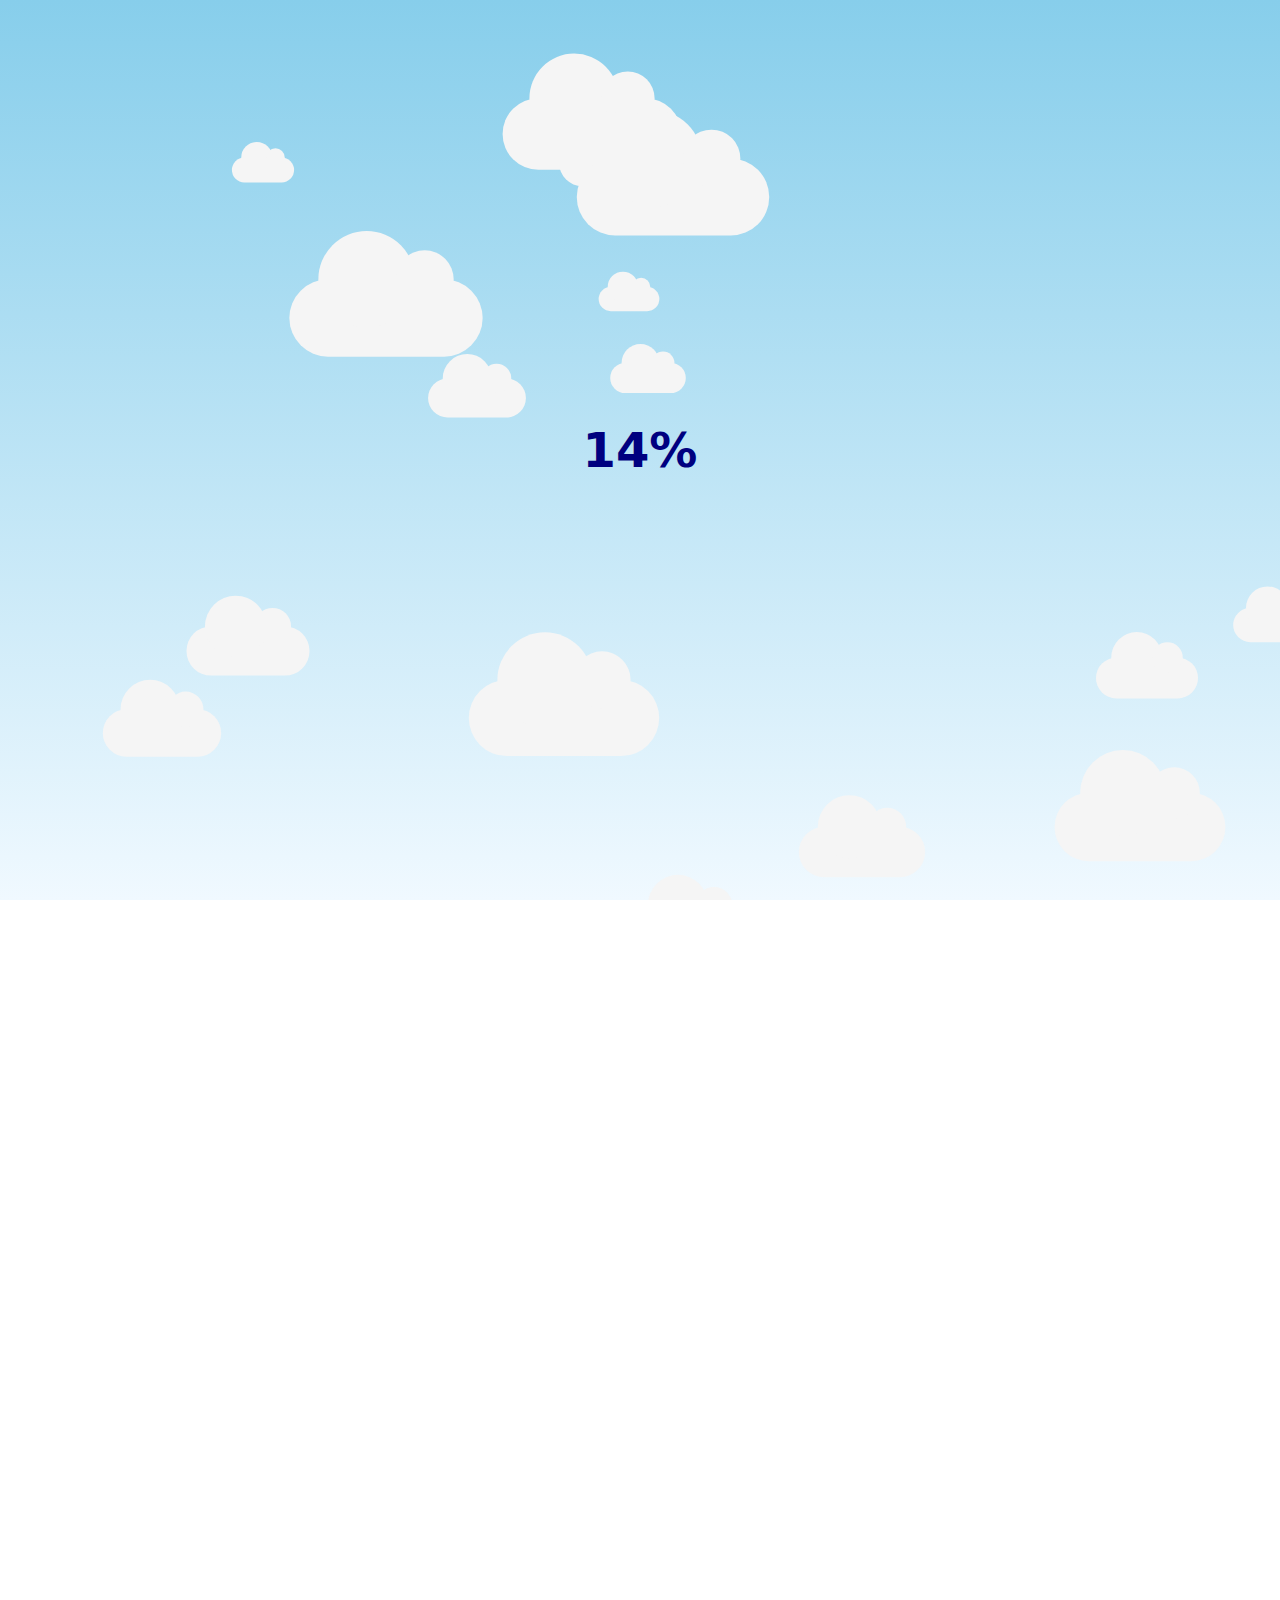
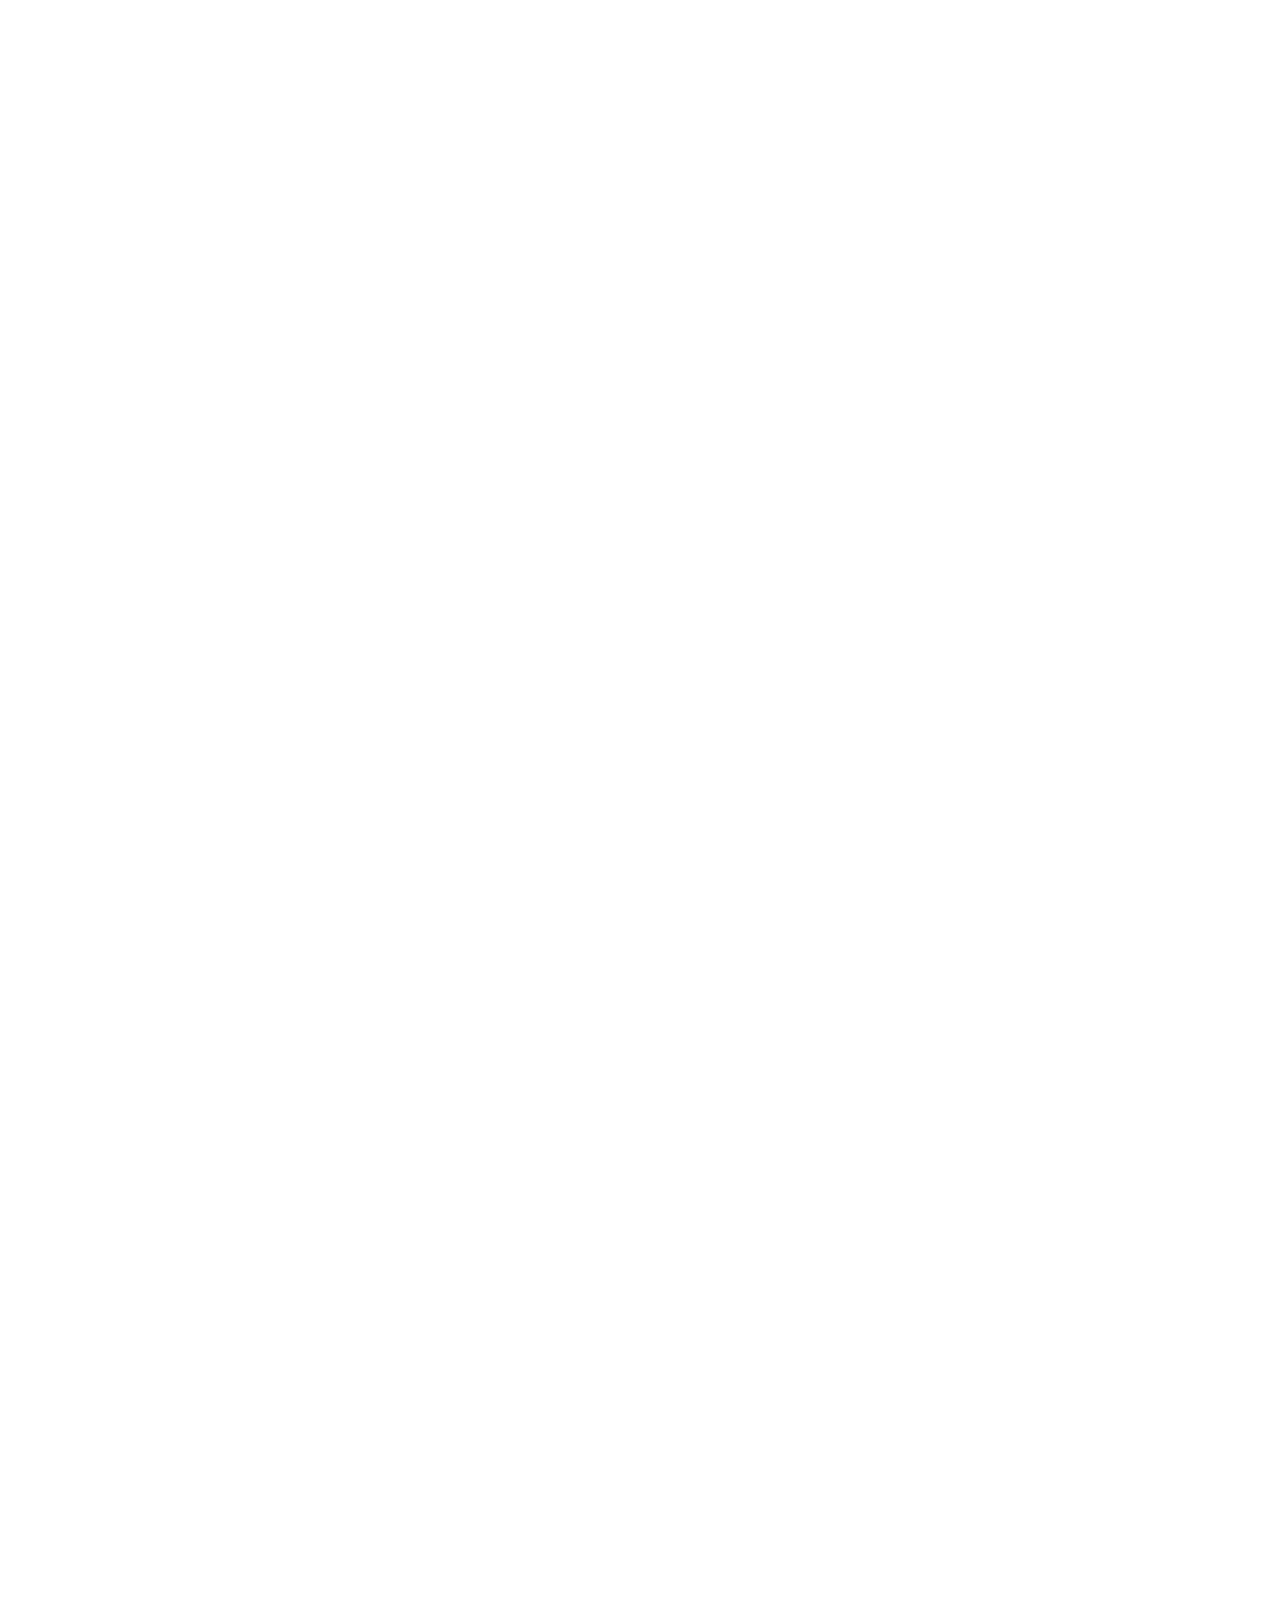
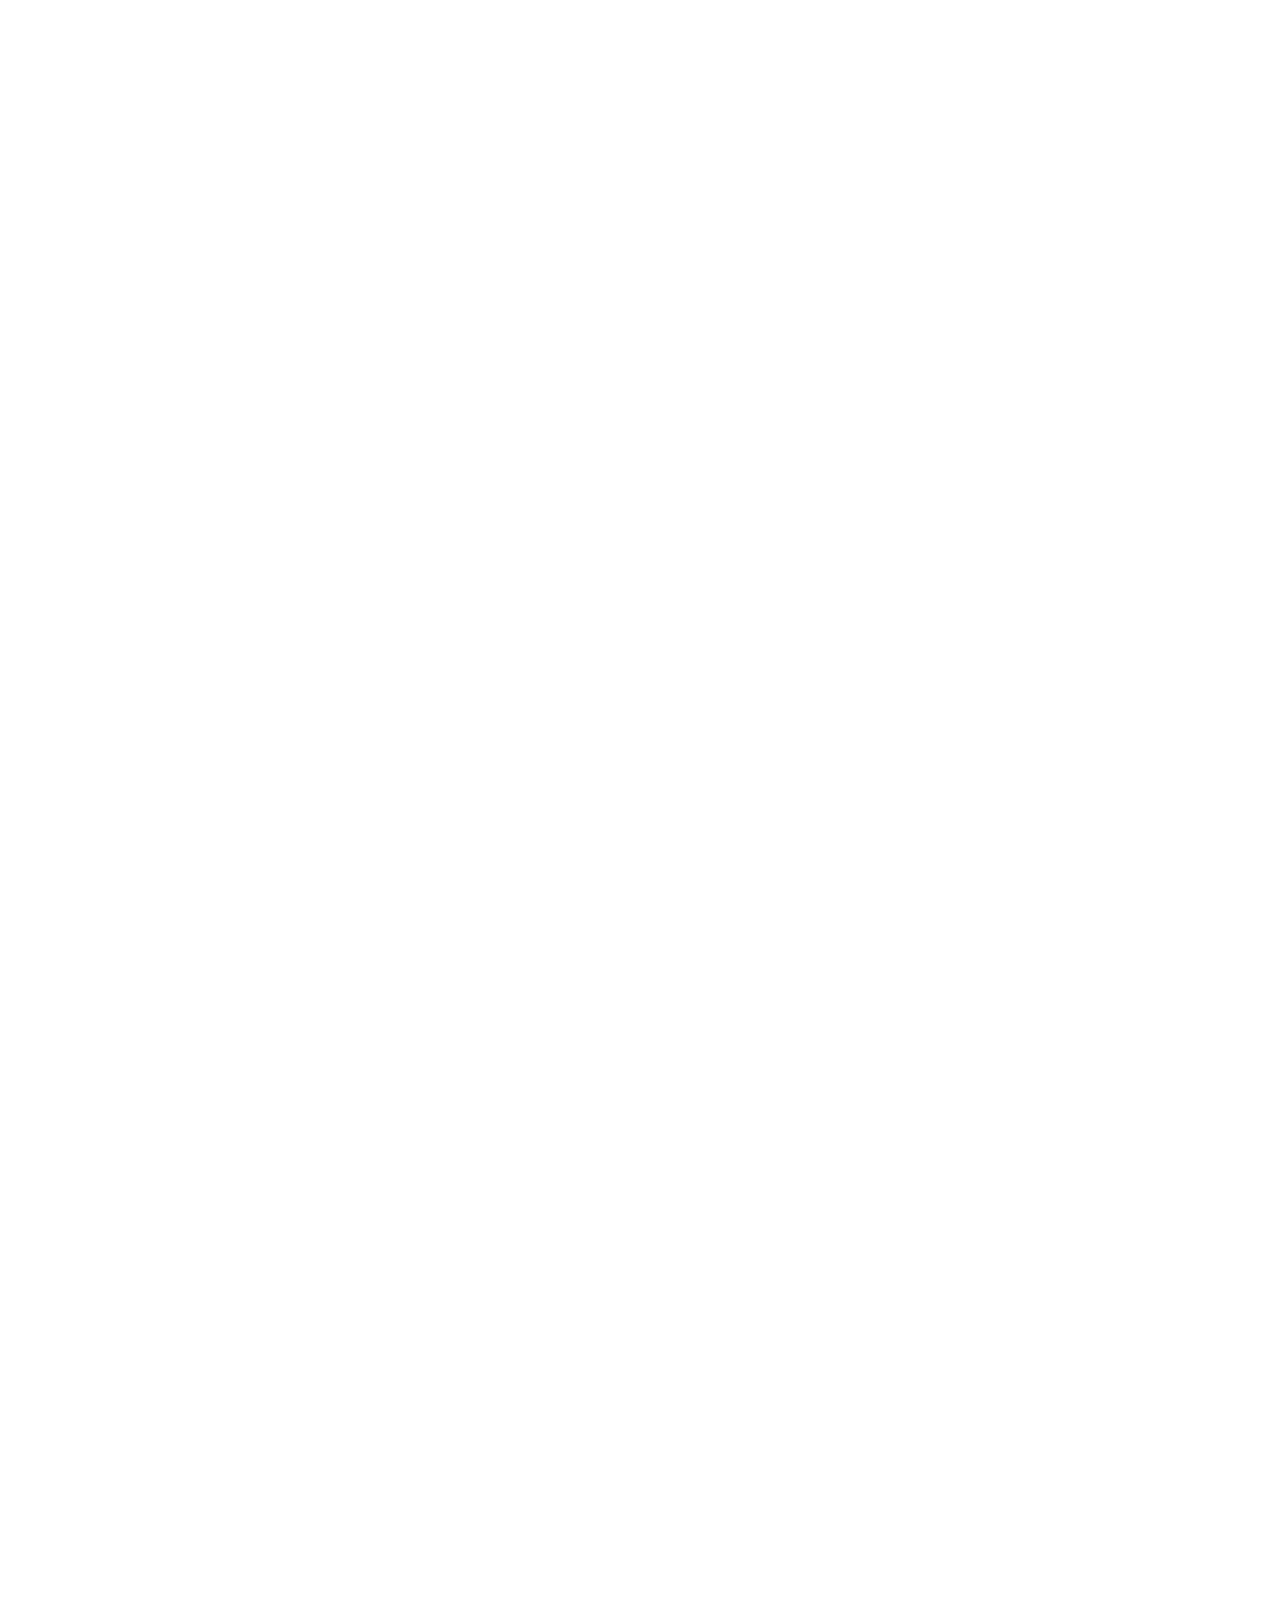
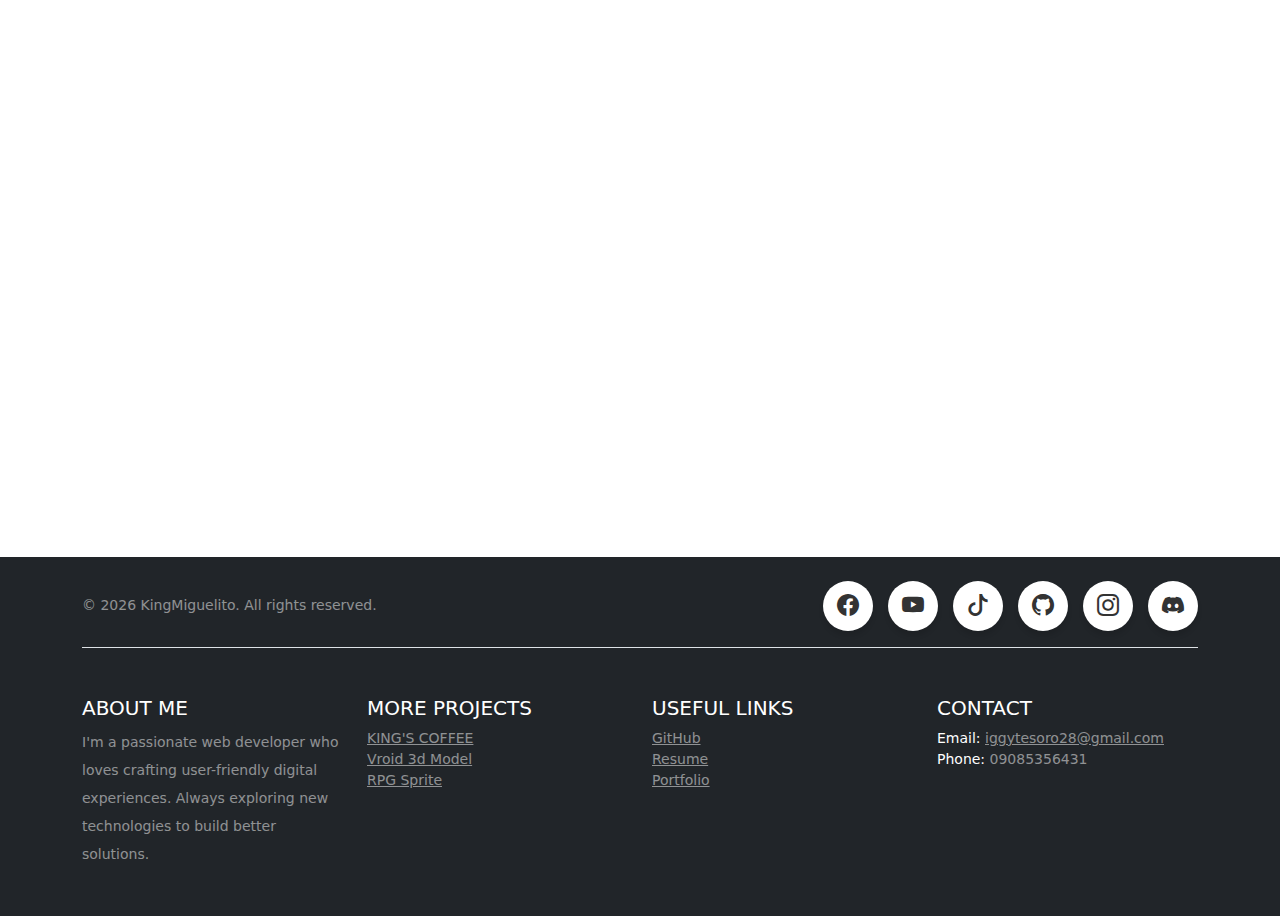
<file: index.html>
<!doctype html>
<html lang="en">
  <head>
    <meta charset="utf-8">
    <meta name="viewport" content="width=device-width, initial-scale=1">
    <meta name="keyword" content="King Miguel T. Remo, Remo, King Miguel T., King Miguel, Remo King">
    <meta name="description" content="Hello, I am King Miguel Remo and I am but a humble Web Developer. Please do consider hiring me.">
    <link rel="icon" href="OnlineCertificates/EzIcon.png">

    <title>King | Home</title>
    <link rel="stylesheet" href="bootstrap-5.3.7-dist/css/bootstrap.min.css">
  <link href="https://cdn.jsdelivr.net/npm/bootstrap-icons/font/bootstrap-icons.css" rel="stylesheet">
  <link rel="stylesheet" href="portfolio.css">

  </head>
  <body>
         <div id="cloudContainer">
      <div id="loading-text">0%</div>
      <div class="cloud">
        <div class="cloudBubble1"></div>
        <div class="cloudBubble2"></div>
      </div>
    </div>


      <div id="portfolio" style="display:none;">
  <!--put the preloader in here niggaballs
  & dont forget to close the div to the very end -->

   <div id="portfolio" style="display:none;">
 <header class="sticky-top" style="position: fixed; top: 0; left: 0; width: 100%; z-index: 1030;">
    <nav class="navbar navbar-expand-lg navbar-dark bg-dark">
        <div class="container">
            <i id="openSidebarBtn" class="bi bi-list" style="font-size: 1.8rem; cursor: pointer; color: white; margin-right: 15px;"></i>
            <a class="navbar-brand" href="#">Miguelito</a>
            <button class="navbar-toggler" type="button" data-bs-toggle="collapse" data-bs-target="#navbarsExample" aria-controls="navbarsExample" aria-expanded="false" aria-label="Toggle navigation">
                <span class="navbar-toggler-icon"></span>
            </button>
            <div class="collapse navbar-collapse" id="navbarsExample">
                <ul class="navbar-nav ms-auto mb-2 mb-lg-0">
                    <li class="nav-item"><a class="nav-link" href="#about">About</a></li>
                    <li class="nav-item"><a class="nav-link" href="#education">Education</a></li>
                    <li class="nav-item"><a class="nav-link" href="#projects">Projects</a></li>
                    <li class="nav-item"><a class="nav-link" href="#contact">Contact</a></li>
                </ul>
            </div>
        </div>
    </nav>
</header>


     

      <main>
      
      <section id="about" class="section-block reveal">
  <div class="container">
    <div class="row align-items-center">
      <!-- Left side -->
      <div class="col-md-6">
        <h6 id = "tebgol" >Web/Mobile App Development</h6>
        <h1 id = "intro" >HI, I AM A COLLEGE STUDENT WITH AVERAGE SKILLS IN WEB DEVELOPMENT</h1>
        <p id = "introPa" >My main goal is to be a better Web Developer than I was yesterday and to develop a Website decent enough to the human eye.</p>
       <div class="bottom-button">
        <div class = "bottown"> <a href = "https://discord.com/users/64417"> CHAT ME ON DISCORD</a>

        
        </div>

        <a href = "mailto:iggytesoro28@gmail.com" id = "goldenteb"> OR SEND ME AN EMAIL</a>
       </div>
       
      </div>


     <!-- right side -->
      <div class="col-md-6 d-flex justify-content-center">
        <div class="parent">
          <div class="card">  
            <div class="logo">
              <span class="circle circle1"></span>
              <span class="circle circle2"></span>
              <span class="circle circle3"></span>
              <span class="circle circle4"></span>
            </div>

            <div class="glass"></div>

            <div class="content">
              <span class="title">King Miguel</span>
              <span class="text">BSIT3 - BLK1</span>
            </div>

            <div class="bottom">
              <div class="social-buttons-container">
               <a href="https://www.instagram.com/lule1m/" target="_blank" class="social-button social-button1">
               <i class="bi bi-instagram"></i>
                </a>
              <a href="https://www.facebook.com/goltebetLog" target="_blank" class="social-button">
              <i class="bi bi-facebook"></i>
              </a>
               <a href="https://discord.com/users/64417" target="_blank" class="social-button">
               <i class="bi bi-discord"></i>
                </a>
             </div>
  
                </svg>
              </div>
            </div>
          </div>
        </div>
      </div>
      
    </div>
  </div>
</section> 
<div class = "reveal">
  <section class="education" id = "education">
  <h2 class="EDUC">Education</h2>
  <div id="educationCarousel" class="carousel slide" data-bs-ride="carousel">
    <div class="carousel-inner">

      <!-- Slide 1 -->
      <div class="carousel-item active">
        <img src="OnlineCertificates/primary skol.jpg" 
             class="d-block w-100" 
             style="height: 100vh; object-fit: cover; opacity: 0.7;" 
             alt="Primary School">

        <div class="carousel-caption d-none d-md-block">

          <h5>Primary Education</h5>
          <p>Central Main Elementary School | 2011 – 2017</p>
       
        </div>
  <div class="custom-caption d-md-block">
    <h2 style = "text-shadow: 4px 4px 6px rgba(0,0,0,0.7); text-align: center;">Central Main Elementary School</h2>
    <p style = "text-align: left; font-size: 20px; text-shadow: 4px 4px 6px rgba(0,0,0,0.7); margin-top: 25px;;">
      I have studied in Central Main Elementary School from grades 1 to 6 and graduated.
      I have no achievements whatsoever nor do I have any awards. I must admit that
      I was fooling around quite a bit when I was in my elementary days and did not
      take school as serious as most students at that time.
    </p>
  </div>
    
        
      </div>

      <!-- Slide 2 -->
      <div class="carousel-item">
        <img src="OnlineCertificates/Secondary.jpg" 
             class="d-block w-100" 
             style="height: 100vh; object-fit: cover; opacity: 0.7;" 
             alt="High School">
        <div class="carousel-caption d-none d-md-block">
          <h5>Secondary Education</h5>
          <p>Sariaya Institute Inc. Junior High School | 2017 – 2021</p>
        </div>

     <div class="custom-caption1">
    <h2 style = "text-shadow: 4px 4px 6px rgba(0,0,0,0.7); text-align: center;;">Sariaya Institute, Inc.</h2>
    <p style = "text-align: left; font-size: 20px; text-shadow: 4px 4px 6px rgba(0,0,0,0.7); margin-top: 25px;;">
      I reached high school and studied in Sariaya Institute, Inc. The reason
      I picked the school was because it was literally 15 steps away from our house,
      yet somehow I'm still always late. I didn't have any achievement nor did I get an
      award from grades 7 to 10. I graduated as below average student and I suppose this is 
      the stage where I got introduced into Web Developing which later became my track in College. 
    </p>
  </div>
      </div>

      <!-- Slide 3 -->
      <div class="carousel-item">
        <img src="OnlineCertificates/secondary2.jpg" 
             class="d-block w-100" 
             style="height: 100vh; object-fit: cover; opacity: 0.7;" 
             alt="Senior High">
        <div class="carousel-caption d-none d-md-block">
          <h5>Secondary Education</h5>
          <p>Sariaya Institute, Inc. Senior High School | 2021 – 2023</p>
        </div>
        
      <div class="custom-caption">
    <h2 style = "text-shadow: 4px 4px 6px rgba(0,0,0,0.7); text-align: center;">Sariaya Institute, Inc.</h2>
    <p style = "text-align: left; font-size: 20px; text-shadow: 4px 4px 6px rgba(0,0,0,0.7); margin-top: 25px;;">
      I decided to stay on the same school to take grade 10 to 12. I took STEM as my course and I'm telling you, IT IS NOT EASY, HELL NAW. 
      But, I unexpectedly got an award in
      12th grade as a Honor Student. I suppose as average as I am, I still somehow managed to get an 
      achievement in life. Not as worthy of bragging though, but yeah.
    </p>
  </div>
      </div>

      <!-- Slide 4 -->
      <div class="carousel-item">
        <img src="OnlineCertificates/Untitled design (33).png" 
             class="d-block w-100" 
             style="height: 100vh; object-fit: cover; opacity: 0.7;" 
             alt="College">
        <div class="carousel-caption d-none d-md-block">
          <h5>Bachelor of Science in Information Technology</h5>
          <p>College of Sciences, Technology and Communications, Inc. | 2023 – Present</p>
        </div>
            <div class="custom-caption" style = "margin-top: 20px;">
    <h2 style = "text-shadow: 4px 4px 6px rgba(0,0,0,0.7); text-align: center; font-size: 40px;;">CSTC College of Sciences, Technology and Communications, Inc.</h2>
    <p style = "text-align: left; font-size: 20px; text-shadow: 4px 4px 6px rgba(0,0,0,0.7); margin-top: 25px;;">
     I have graduated from high school and decided to take Information Technology at CSTC.
     I am currently studying and hoping to graduate, I'm trying my best to become somewhat decent student.
     Though, I highly doubt that I would get any award or achievement when I graduate, for I am just a terrible student.
      Still, who knows.
    </p>
  </div>
  
      </div>

    </div>

    <!-- Controls -->
    <button class="carousel-control-prev custom-carousel-btn" type="button" data-bs-target="#educationCarousel" data-bs-slide="prev">
      <span class="carousel-control-prev-icon custom-prev-icon" aria-hidden="true"></span>
      <span class="visually-hidden">Previous</span>
    </button>

    <button class="carousel-control-next custom-carousel-btn" type="button" data-bs-target="#educationCarousel" data-bs-slide="next">
      <span class="carousel-control-next-icon custom-next-icon" aria-hidden="true"></span>
      <span class="visually-hidden">Next</span>
    </button>
  </div>
</section> </div>


<div class = "reveal">
<section id="projects" class="section-block bg-light">
  <h2 style = "text-align: center; margin-bottom: 15px;" class = "reveal">Portfolio Showcase</h2>
  <p style = "text-align: center; margin-bottom: 25px; padding-top: 15px; font-size: 20px" class = "reveal"> Explore my journey through my projects, certifications and technical fundamental knowledge. Each<br>
  section represents as my progress throughout my entire web developing career.</p>
  <br>
  
  <!-- Navigation Buttons -->
<div class="threeGolteb">
  <div class="proj-Container tab-btn active" data-target="projectsPage">
    <i class="bi bi-code"></i>
    <h4> Projects</h4>
  </div>

  <div class="cert-Container tab-btn" data-target="certPage">
    <i class="bi bi-award-fill"></i>
    <h4> Certificates</h4>
  </div>

  <div class="techstack-Container tab-btn" data-target="techPage"> 
    <i class="bi bi-code-slash"></i> 
    <h4> Tech Stack</h4>
  </div>
</div>

  <hr>


  <div class="pages">

    <!-- Projects Page -->
    <div id="projectsPage" class="page active">
      <div class="projectContents">
 
        <!-- Project 1 -->
        <div class="Netflix-Replica">
          <img src="OnlineCertificates/Alimani.jpg" alt="Netflix">
          <hr>
          <h6>
            Here's a small simple project about Netflix's Sign In Page. I have done
            this small project when I was trying to learn from a certain website. Not that
            big of a deal but I suppose might as well put this in here.
          </h6>
          <div class="botpart">
            <a class="demo" href="Netflux.html">Live Demo <i class="bi bi-box-arrow-up-right"></i></a>
            <a class="demo" href="Netflux.html">Details <i class="bi bi-arrow-right"></i></a>
          </div>
        </div>

        <!-- Project 2 -->
        <div class="insta">
          <img src="OnlineCertificates/Calbolator.png" alt="Calculator">
          <hr>
          <h6>
            Here's a fully functional calculator that I have built using HTML, CSS and JavaScript.
            I did this as a challenge on a specific website that I'm learning from. The reason I did
            create this is to understand more about how JavaScript works.
          </h6>
          <div class="botpart">
            <a class="demo" href="calcu.html">Live Demo <i class="bi bi-box-arrow-up-right"></i></a>
            <a class="demo" href="calcu.html">Details <i class="bi bi-arrow-right"></i></a>
          </div>
        </div>

        <!-- Project 3 -->
        <div class="insta">
          <img src="OnlineCertificates/Ricardo.jpg" alt="Instagram">
          <hr>
          <h6>
            Here's a small simple project about Instagram's information profile. I have done
            this small project when I was trying to learn from a certain website. I added random
            images as a posts.
          </h6>
          <div class="botpart">
            <a class="demo" href="instagram.html">Live Demo <i class="bi bi-box-arrow-up-right"></i></a>
            <a class="demo" href="instagram.html">Details <i class="bi bi-arrow-right"></i></a>
          </div>
        </div>

        <!-- Project 4 -->
        <div class="insta">
          <img src="OnlineCertificates/Krillin.png" alt="Solar Eclipse">
          <hr>
          <h6>
            This is a small Solar Eclipse project that I have made using HTML and CSS only.
            It is also the first project that I have done and it was quite difficult for me at the time.
          </h6>
          <div class="botpart">
            <a class="demo" href="SolarBacca.html">Live Demo <i class="bi bi-box-arrow-up-right"></i></a>
            <a class="demo" href="SolarBacca.html">Details <i class="bi bi-arrow-right"></i></a>
          </div>
        </div>

        <!-- Project 5 -->
        <div class="insta">
          <img src="OnlineCertificates/Golteb.png" alt="Filtering Searchbar">
          <hr>
          <h6>
            I have created this just recently, last vacation to be precise. I was quite bored and 
            decided to try creating a filtering search bar, I also added a toggle button for dark mode.
            This is of course was made with the help of ChatGPT.
          </h6>
          <div class="botpart">
            <a class="demo" href="FilterWDarkmode.html">Live Demo <i class="bi bi-box-arrow-up-right"></i></a>
            <a class="demo" href="FilterWDarkmode.html">Details <i class="bi bi-arrow-right"></i></a>
          </div>
        </div>

        <!-- Project 6 -->
        <div class="insta">
          <img src="OnlineCertificates/MovingCloud.png" alt="Moving Clouds">
          <hr>
          <h6>
            Another project about moving clouds, to be honest, this is probably the most difficult project I have done.
            Using JavaScript for me at that time was quite confusing, I have failed quite a bit before successfully creating it.
          </h6>
          <div class="botpart">
            <a class="demo" href="clouds lul.html">Live Demo <i class="bi bi-box-arrow-up-right"></i></a>
            <a class="demo" href="clouds lul.html">Details <i class="bi bi-arrow-right"></i></a>
          </div>
        </div>
      </div>
    </div>

    <!-- Certificates Page -->
    <div id="certPage" class="page">
      <div class="certContents">
        <div class = "first-row">
        <img src = "OnlineCertificates/Cer1.jpg" alt = "C# Fundamentals">


      
   
        <img src = "OnlineCertificates/Cer2.jpg" alt = "Basics of Classes and Objects in C#">




        <img src = "OnlineCertificates/Cer3.jpg" alt = "HTML Fundamentals">


     
        <img src = "OnlineCertificates/Cer4.jpg" alt = "Introduction to CSS">

   

    
        
    
        <img src = "OnlineCertificates/Cer5.jpg" alt = "Java Fundamentals">


 
  
        <img src = "OnlineCertificates/Cer6.jpg" alt = "Modern JavaScript for Beginners">


        
      
        <img src = "OnlineCertificates/Cer7.jpg" alt = "OOP in JavaScript">


       
         
        <img src = "OnlineCertificates/Cer8.jpg" alt = "Introduction to PHP">


 
        <img src = "OnlineCertificates/Cer9.jpg" alt = "Introduction to Python">


        <img src = "OnlineCertificates/Cer10.jpg" alt = "Beginner Level SQL">
        


      

        <img src = "OnlineCertificates/Cer11.jpg" alt = "Intermidiate Level SQL">
        



        <img src = "OnlineCertificates/Cer12.jpg" alt = "Golang">
        


        </div>
        


      </div>
    </div>

    <!-- Tech Stack Page -->
    <div id="techPage" class="page">
      <div class="techContents">

    <div class="Stack">
  <img src="OnlineCertificates/EHTEEMEL.png" alt="HTML">
</div> 

<div class="Stack">
  <img src="OnlineCertificates/SI ESES.png" alt="CSS">
</div> 

<div class="Stack">
  <img src="OnlineCertificates/JIVASCREPT.png" alt="JS">
</div> 

<div class="Stack">
  <img src="OnlineCertificates/CShuarp.png" alt="C#">
</div>

<div class="Stack">
  <img src="OnlineCertificates/Java.png" alt="Java">
</div> 

<div class="Stack">
  <img src="OnlineCertificates/es.png" alt="SQL">
</div> 

<div class="Stack">
  <img src="OnlineCertificates/payton.jpg" alt="Python">
</div> 

<div class="Stack">
  <img src="OnlineCertificates/Golang.jpg" alt="GoLang">
</div> 

<div class="Stack">
  <img src="OnlineCertificates/PIEHPI.png" alt="Php">
</div> 


      </div>
    </div>

  </div>
</section> </div>
<div class = "reveal">
<section id = "hobbies" class = "section-block py-5">
  <h2 class = 'text-center mb-4 reveal'>Hobbies</h2>
   <p style = "text-align: center; margin-bottom: 25px; padding-top: 15px; font-size: 20px">Explore what i do in my daily activities, it may seem too ordinary and boring <br>
    but that lifestyle is more than enough for an average person like me.
  </p>  
  <hr>
  <div class = "container" style = "align-items: center; justify-content: c;"> 
    <div class = "hobbies-accordion" id = "hobbiesAccordion">

    <input type = "radio" name = "hobby" id = "hobby1" class = "visually-hidden" checked>
    <label for = "hobby1" class = "card hobby-card">
   <div class ="card-body"> 
     <div class="hobby-header d-flex align-items-start">
    <div class = "bg-dark text-white d-flex justify-content-center align-items-center rounded" style = "width: auto; height: auto; padding: 15px; margin-right: 12px;"> 1

    </div>
    <div class = "hobby-description"> 

      <h5 class = "mb-1">Reading books</h5>
      <p class = "mb-0 text-white"> I read books quite often, I love books about human nature and psychology.
       One of my favorite books is titled "EGO IS THE ENEMY" by Ryan Holiday, teaches me all sorts of things about how to be
       humble and stay lowkey.  
      </p>
    </div>
    </div>
   </div>
    </label>
     
    <input type = "radio" name = "hobby" id = "hobby2" class = "visually-hidden">
    <label for = "hobby2" class = "card hobby-card">
   <div class ="card-body"> 
     <div class="hobby-header d-flex align-items-start">
    <div class = "bg-dark text-white d-flex justify-content-center align-items-center rounded" style = "width: auto; height: auto; padding: 15px; margin-right: 12px;"> 2

    </div>
    <div class = "hobby-description"> 
      <h5 class = "mb-1">Working Out</h5>
      <p class = "mb-0 text-white">  I workout 6 days in a week, it kind of became my hobby. At first, I was just working out
        mainly to help my grandmother lift her groceries, but then I kind of started to do it 6 days a week and it felt like if 
        I ever stop, I will become the same loser as I was before. I have been lifting
        since I was grade 9, Perhaps that is one of the reason why I'm small.
      </p>
    </div>
    </div>
   </div>
    </label>

     <input type = "radio" name = "hobby" id = "hobby3" class = "visually-hidden">
    <label for = "hobby3" class = "card hobby-card">
   <div class ="card-body"> 
     <div class="hobby-header d-flex align-items-start">
    <div class = "bg-dark text-white d-flex justify-content-center align-items-center rounded" style = "width: auto; height: auto; padding: 15px; margin-right: 12px;"> 3

    </div>
    <div class = "hobby-description"> 
      <h5 class = "mb-1">Playing Video Games</h5>
      <p class = "mb-0 text-white">I grew up playing Dota 1 and League of Legends.
        I wouldn't say I am addicted to playing games as I only play certain games and
      averaging to 1-4 matchup per day.
      </p>
    </div>
    </div>
   </div>
    </label>

    <input type = "radio" name = "hobby" id = "hobby4" class = "visually-hidden">
    <label for = "hobby4" class = "card hobby-card">
   <div class ="card-body"> 
     <div class="hobby-header d-flex align-items-start">
    <div class = "bg-dark text-white d-flex justify-content-center align-items-center rounded" style = "width: auto; height: auto; padding: 15px; margin-right: 12px; "> 4

    </div>
    <div class = "hobby-description"> 
      <h5 class = "mb-1">Watching Movies</h5>
      <p class = "mb-0 text-white">I like watching movies or TV series like "Breaking Bad", "Better Call Saul",
        and "Dexter". It sort of became my daily routine watching either one episode per day or one entire movie per day.
      </p>
    </div>
    </div>
   </div>
    </label>

    

    </div>
  </div>
</section></div>



<div class = "reveal">
<section id="contact" class="section-block">
  <div class="contact-wrapper">
        <div class="contact-form">
      <form action="#" method="POST" class="row g-3">
        <div class="col-md-6">
          <label class="form-label">First name</label>
          <input type="text" class="form-control" name="firstName" placeholder="Mang" required>
        </div>
        <div class="col-md-6">
          <label class="form-label">Last name</label>
          <input type="text" class="form-control" name="lastName" placeholder="Kanor" required>
        </div>

        <div class="col-12">
          <label class="form-label">Email</label>
          <input type="email" class="form-control" name="email" placeholder="you@example.com" required>
        </div>

        <div class="col-12">
          <label class="form-label">Message</label>
          <textarea class="form-control" name="message" rows="4" placeholder="Send your message here" required></textarea>
        </div>

        <div class="col-12 text-end">
          <button type="submit" class="btn btn-primary">Send</button>
        </div>
      </form>
    </div>
    <!-- right Side: Text -->
    <div class="contact-text text-center mb-5">
      <h2>Contact</h2>
      <p>
        Have any questions?   Feel free to reach out to me and send me a message.
        I will try to answer any questions, so long as my brain capacity is able to do so.
      </p>  

      <div class ="container summer mt-5">
          <h4 class = "mb-3"> Connect with me on</h4>
     <div class="connect-social">
      
  <div class="bcs">
   <a href = "https://www.youtube.com/channel/UCx3btRBPn-bTjWzk8LrWneA" target="_blank"> <i class="bi bi-youtube" style="color: red;"></i>
    <h6 id="sybau">YouTube</h6></a>
  </div>
  <div class="bcs">
   <a href = "https://www.facebook.com/goltebetLog" target="_blank"> <i class="bi bi-facebook" style="color: #1877F2;"></i>
    <h6 id="sybau">Facebook</h6></a>

  </div>
  <div class="bcs">
    <a href = "https://www.instagram.com/lule1m/" target="_blank"><i class="bi bi-instagram" style="color: #8A3AB9;"></i>
    <h6 id="sybau">Instagram</h6> </a>
  </div>
    <div class="bcs">
    <a href = "https://discord.com/users/64417" target="_blank"><i class="bi bi-discord" style="color: #5865F2;"></i>
    <h6 id="sybau">Discord</h6> </a>
  </div>
     <div class="bcs">
    <a href = "https://github.com/KingMiguelito-golteb" target="_blank"><i class="bi bi-github" style="color: #4078C0;"></i>
    <h6 id="sybau">Github</h6> </a>
  </div>

</div>  
      </div>
    </div>

    

    
  </div>
</section>
 </div>

<footer class="bg-dark text-white-50 pt-4">
  <!-- Top bar -->
  <div class="container">
    <div class="d-flex flex-column flex-md-row justify-content-between align-items-center border-bottom pb-3">
      <div class="small mb-2 mb-md-0">
        © <span id="year">2023</span> KingMiguelito. All rights reserved.
      </div>
      <div class="socialmedia-icons">
        <div class="icon facebook">
          <div class="tooltip">Facebook</div>
          <a href="https://www.facebook.com/goltebetLog" target="_blank">
            <span><i class="bi bi-facebook"></i></span>
          </a>
        </div>
        
        <div class="icon youtube">
          <div class="tooltip">YouTube</div>
          <a href="#"><span><i class="bi bi-youtube"></i></span></a>
        </div>
        
        <div class="icon tiktok">
          <div class="tooltip">TikTok</div>
          <a href="https://www.facebook.com/goltebetLog" target="_blank">
            <span><i class="bi bi-tiktok"></i></span>
          </a>
        </div>
        
        <div class="icon github">
          <div class="tooltip">GitHub</div>
          <a href="https://github.com/KingMiguelito-golteb" target="_blank">
            <span><i class="bi bi-github"></i></span>
          </a>
        </div>
        
        <div class="icon instagram">
          <div class="tooltip">Instagram</div>
          <a href="https://www.instagram.com/lule1m/" target="_blank">
            <span><i class="bi bi-instagram"></i></span>
          </a>
        </div>
        
        <div class="icon discord">
          <div class="tooltip">Discord</div>
          <a href="https://discord.com/users/64417" target="_blank">
            <span><i class="bi bi-discord"></i></span>
          </a>
        </div>
      </div>
    </div>
  </div>
  
  <!-- Bottom footer -->
  <div class="container text-center text-md-start py-5">
    <div class="row gy-4">
  <div class="col-12 col-sm-10 col-md-6 col-lg-3 mx-auto text-center text-md-start">
  <h5 class="text-white">ABOUT ME</h5>
  <p class="small lh-lg about-me">
    I'm a passionate web developer who loves crafting user-friendly digital experiences.
    Always exploring new technologies to build better solutions.
  </p>
</div>
      <div class="col-md-3">
        <h5 class="text-white">MORE PROJECTS</h5>
        <ul class="list-unstyled small" style="color: white;">
          <li><a href="https://www.figma.com/design/9yvGnFVvjYzDTeBnBESXYQ/asd?node-id=0-1&p=f" target="_blank" class="text-white-50">KING'S COFFEE</a></li>
          <li><a href="OnlineCertificates/Vroid.png" class="text-white-50">Vroid 3d Model</a></li>
          <li><a href="OnlineCertificates/RPG Sprite.png" class="text-white-50">RPG Sprite</a></li>
        </ul>
      </div>
      <div class="col-md-3">
        <h5 class="text-white">USEFUL LINKS</h5>
        <ul class="list-unstyled small">
          <li><a href="https://github.com/KingMiguelito-golteb" target="_blank" class="text-white-50">GitHub</a></li>
          <li><a href="OnlineCertificates/Resume1.pdf" target="_blank" class="text-white-50">Resume</a></li>
          <li><a href="#projects" class="text-white-50">Portfolio</a></li>
        </ul>
      </div>
      <div class="col-md-3">
        <h5 class="text-white">CONTACT</h5>
        <ul class="list-unstyled small">
          <li style="color: white;">Email: <a href="mailto:iggytesoro28@gmail.com" class="text-white-50">iggytesoro28@gmail.com</a></li>
          <li style="color:white;">Phone: <span class="text-white-50">09085356431</span></li>
        </ul>
      </div>
    </div>
  </div>
</footer>


</main>
</div>
</div>
</div>
<!-- bootstrap -->
<script src="bootstrap-5.3.7-dist/js/bootstrap.bundle.min.js"></script>
  <script src="clouds.js"></script>
<script>

  document.getElementById("year").textContent = new Date().getFullYear();
</script>
<script>


document.addEventListener('DOMContentLoaded', function() {
    console.log("=== STICKY NAVBAR DEBUG ===");
    

    const navbar = document.querySelector('header.sticky-top');
    console.log("Navbar element:", navbar);
    console.log("Computed position:", window.getComputedStyle(navbar).position);
    console.log("Computed top:", window.getComputedStyle(navbar).top);
    console.log("Computed z-index:", window.getComputedStyle(navbar).zIndex);
  
    let parent = navbar.parentElement;
    while (parent && parent !== document.documentElement) {
        const overflow = window.getComputedStyle(parent).overflow;
        const transform = window.getComputedStyle(parent).transform;
        const filter = window.getComputedStyle(parent).filter;
        const perspective = window.getComputedStyle(parent).perspective;
        
        if (overflow !== 'visible' || transform !== 'none' || filter !== 'none' || perspective !== 'none') {
            console.log("Problematic parent:", parent);
            console.log(" - overflow:", overflow);
            console.log(" - transform:", transform);
            console.log(" - filter:", filter);
            console.log(" - perspective:", perspective);
        }
        
        parent = parent.parentElement;
    }
    
 
    function enforceStickyNavbar() {
        navbar.style.position = 'fixed';
        navbar.style.top = '0';
        navbar.style.width = '100%';
        navbar.style.zIndex = '1030';
        
       
        const navbarHeight = navbar.offsetHeight;
        document.body.style.paddingTop = navbarHeight + 'px';
    }
    
 
    enforceStickyNavbar();
    
  
    window.addEventListener('resize', enforceStickyNavbar);
});

</script>
</body>
</html>
</file>
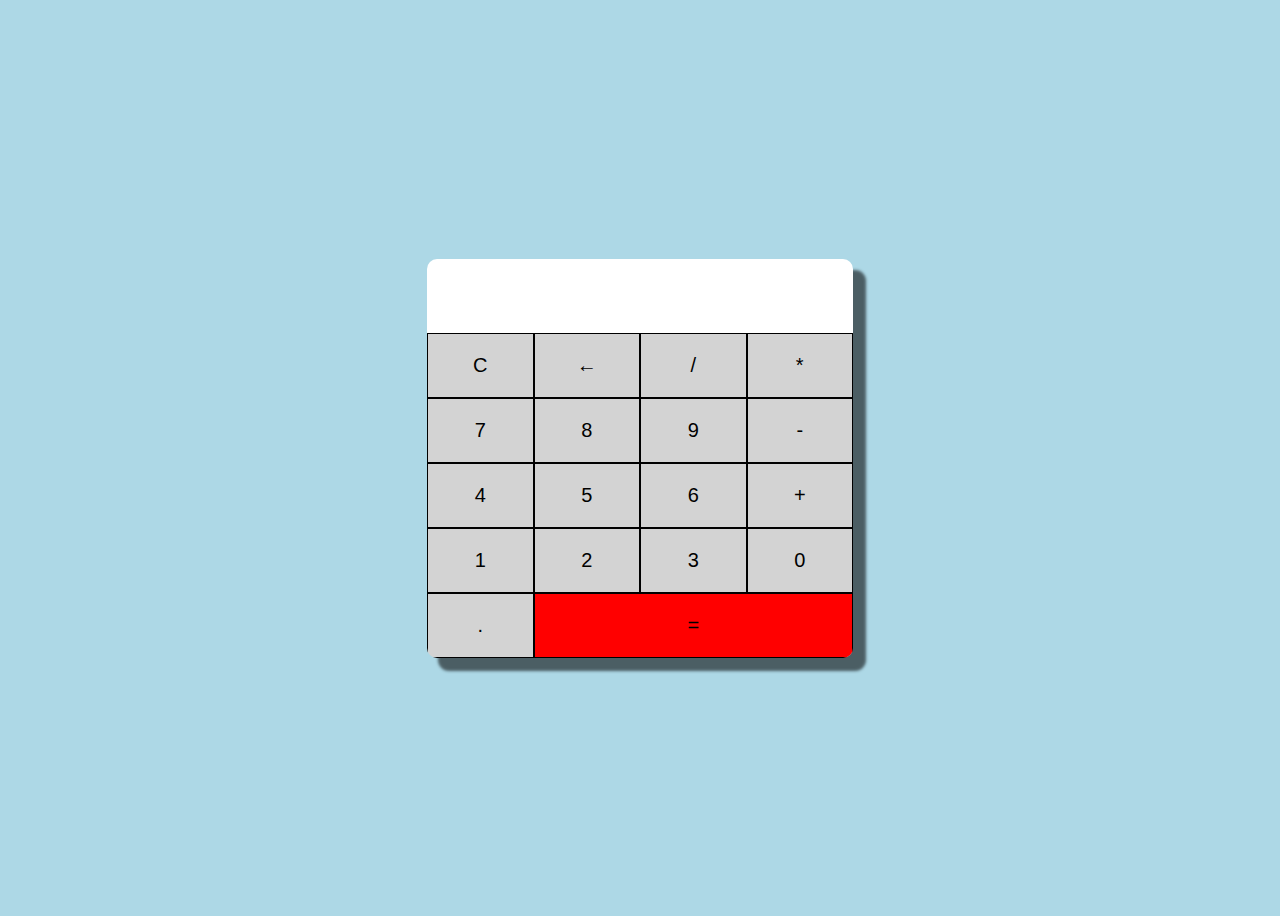
<file: calcu.html>
<!DOCTYPE html>
<html>
<head>
    <title>Kalbolator</title>
    <link rel="stylesheet" href="calcu.css">
</head>
<body>
 
    <div class="calculator" style = "box-shadow: 12px 12px  3px 1px rgba(0, 0, 0, 0.564); ;">
        
        <input type="text" id="display" disabled>

        <div class="buttons">
            <button class="btn" onclick = "clearDisplay()">C</button>
            <button class="btn" onclick = "deleteLast()">←</button>
            <button class="btn" onclick="appendToDisplay('/')">/</button>
            <button class="btn" onclick="appendToDisplay('*')">*</button>
            <button class="btn" onclick="appendToDisplay('7')">7</button>
            <button class="btn" onclick="appendToDisplay('8')">8</button>
            <button class="btn" onclick="appendToDisplay('9')">9</button>
            <button class="btn" onclick="appendToDisplay('-')">-</button>
            <button class="btn" onclick="appendToDisplay('4')">4</button>
            <button class="btn" onclick="appendToDisplay('5')">5</button>
            <button class="btn" onclick="appendToDisplay('6')">6</button>
            <button class="btn"onclick="appendToDisplay('+')">+</button>
            <button class="btn" onclick="appendToDisplay('1')">1</button>
            <button class="btn" onclick="appendToDisplay('2')">2</button>
            <button class="btn" onclick="appendToDisplay('3')">3</button>
            <button class="btn" onclick="appendToDisplay('0')">0</button>
            <button class="btn" onclick="appendToDisplay('.')">.</button>
            <button class="btn equal" onclick = "calculateResult()">=</button>
        </div>
    </div>

    <script src="calcu.js"></script>
</body>
</html>
</file>
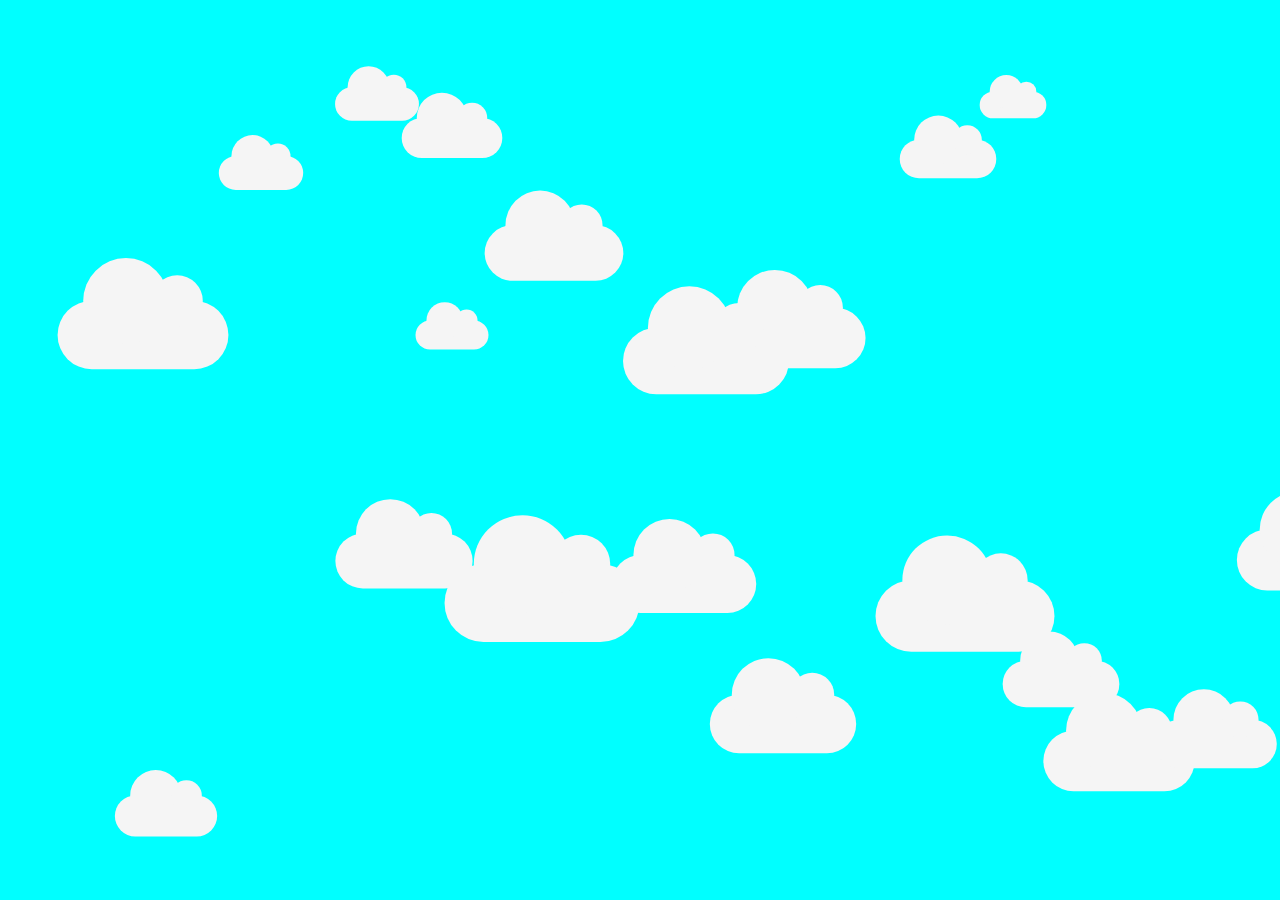
<file: clouds lul.html>
<!DOCTYPE html>
<html>
<head>
    <link rel="stylesheet" href="cloud1.css">
</head>
    <body>
        <div id="container">
            <div class="cloud">
                <div class="cloudBubble1"></div>
                <div class="cloudBubble2"></div>
            </div>
        </div>
        <script src="cloud1.js"></script>
    </body>
</html>
</file>
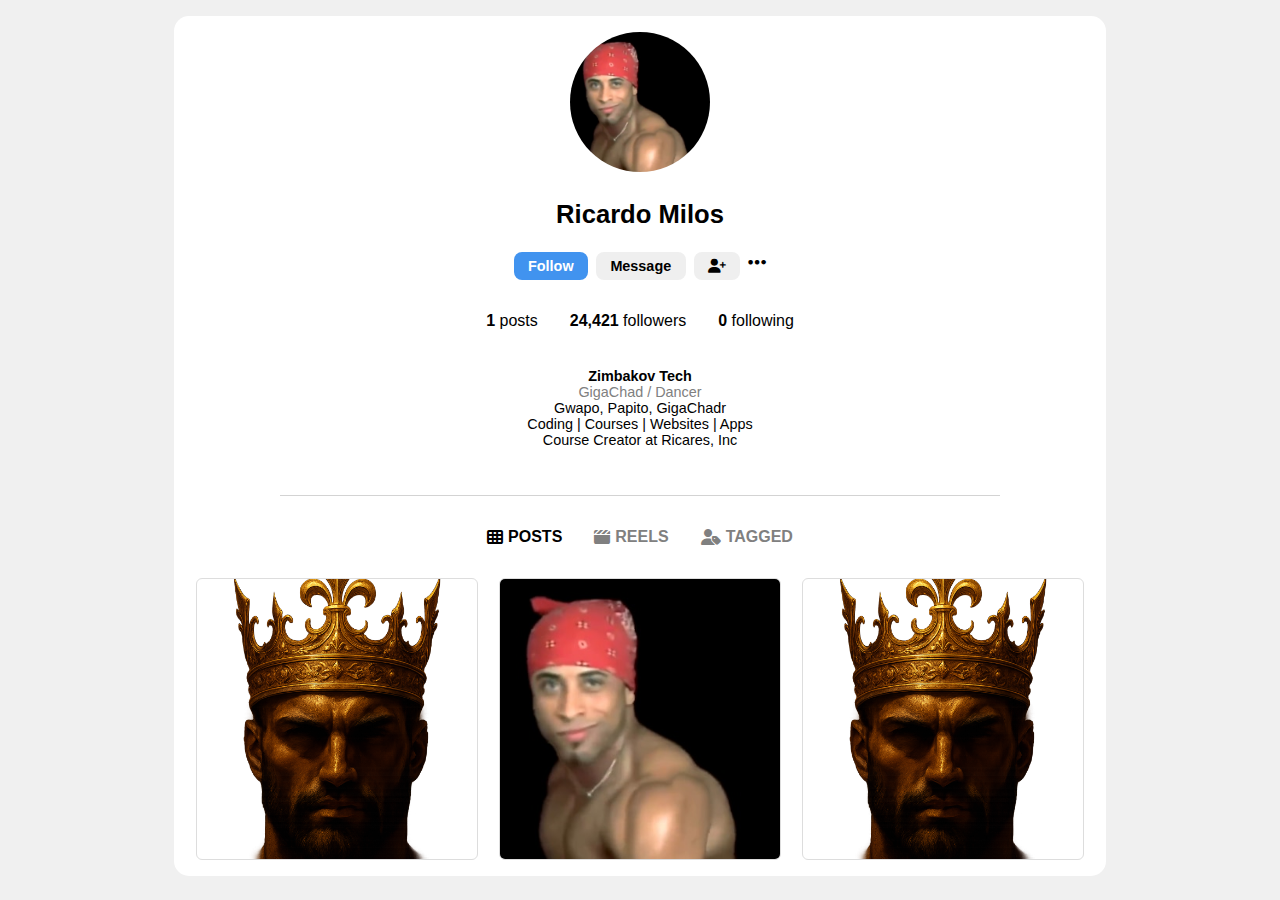
<file: instagram.html>
<!DOCTYPE html>
<html lang="en">
<head>
  <meta charset="UTF-8">
  <meta name="viewport" content="width=device-width, initial-scale=1.0">
  <title>Instagram Profile</title>
  <link rel="stylesheet" href="https://cdnjs.cloudflare.com/ajax/libs/font-awesome/6.5.0/css/all.min.css">
  <style>
    body {
      margin: 0;
      padding: 0;
      display: flex;
      justify-content: center;
      align-items: flex-start;
      background: #f0f0f0;
      font-family: sans-serif;
    }

    #background {
      width: 95%;
      max-width: 900px;
      background: white;
      border-radius: 15px;
      margin: 1em;
      padding: 1em;
      text-align: center; /* everything inside centered */
    }

    /* Profile section */
    #profileInfo {
      display: flex;
      flex-direction: column;
      align-items: center;
      gap: 1em;
      padding-bottom: 1em;
    }

    #left img {
      width: 140px;
      height: 140px;
      border-radius: 50%;
      object-fit: cover;
    }

    #username {
      margin: 0.3em 0;
      font-size: 1.6em;
    }

    #userTop {
      display: flex;
      justify-content: center;
      gap: 0.5em;
      margin-bottom: 1em;
      flex-wrap: wrap;
    }

    .button {
      padding: 0.4em 1em;
      background: #EFEFEF;
      border-radius: 8px;
      font-weight: bold;
      font-size: 0.9em;
      cursor: pointer;
      border: none;
    }

    .button:hover {
      background: #DFDFDF;
    }

    #follow {
      background: #4193EF;
      color: white;
    }

    #follow:hover {
      background: #4D9DF7;
    }

    #more {
      cursor: pointer;
      font-size: 1.3em;
    }

    #infoMid {
      display: flex;
      justify-content: center;
      gap: 2em;
      margin-bottom: 0.5em;
    }

    #infoMid p {
      margin: 0;
    }

    #bioBot {
      font-size: 0.9em;
      max-width: 500px;
    }

    hr {
      height: 1px;
      background: lightgrey;
      border: none;
      margin: 1em auto;
      width: 80%;
    }

    /* Options bar */
    #bar {
      display: flex;
      justify-content: center;
      gap: 2em;
      margin-bottom: 1em;
    }

    .option {
      display: flex;
      align-items: center;
      gap: 5px;
      font-weight: bold;
      color: grey;
      cursor: pointer;
    }

    .option:hover {
      color: #000;
    }

    #active {
      color: black;
    }

    /* Feed grid */
    #feed {
      display: grid;
      grid-template-columns: repeat(auto-fill, minmax(220px, 1fr));
      gap: 10px;
      justify-items: center; /* center posts */
    }

    .post {
      width: 100%;
      max-width: 280px;
      aspect-ratio: 1;
      object-fit: cover;
      border: 1px solid #ddd;
      border-radius: 6px;
    }
  </style>
</head>
<body>
  <div id="background">
    <!-- Profile -->
    <section id="profileInfo">
      <div id="left">
        <img src="OnlineCertificates/download.jpg" alt="Profile Picture">
      </div>
      <h2 id="username">Ricardo Milos</h2>
      <div id="userTop">
        <button class="button" id="follow">Follow</button>
        <button class="button">Message</button>
        <button class="button"><i class="fa-solid fa-user-plus"></i></button>
        <i class="fa-solid fa-ellipsis" id="more"></i>
      </div>
      <div id="infoMid">
        <p><b>1</b> posts</p>
        <p><b>24,421</b> followers</p>
        <p><b>0</b> following</p>
      </div>
      <div id="bioBot">
        <p><b>Zimbakov Tech</b><br>
        <span style="color: grey">GigaChad / Dancer</span><br>
        Gwapo, Papito, GigaChadr<br>
        Coding | Courses | Websites | Apps<br>
        Course Creator at Ricares, Inc</p>
      </div>
    </section>
    
    <!-- Posts -->
    <section id="posts">
      <hr>
      <div id="bar">
        <div class="option" id="active"><i class="fa-solid fa-table-cells"></i> <p>POSTS</p></div>
        <div class="option"><i class="fa-solid fa-clapperboard"></i> <p>REELS</p></div>
        <div class="option"><i class="fa-solid fa-user-tag"></i> <p>TAGGED</p></div>
      </div>
      <div id="feed">
        <img class="post" src="OnlineCertificates/EzIcon.png">
        <img class="post" src="OnlineCertificates/download.jpg">
        <img class="post" src="OnlineCertificates/EzIcon.png">
      </div>
    </section>
  </div>
</body>
</html>
</file>
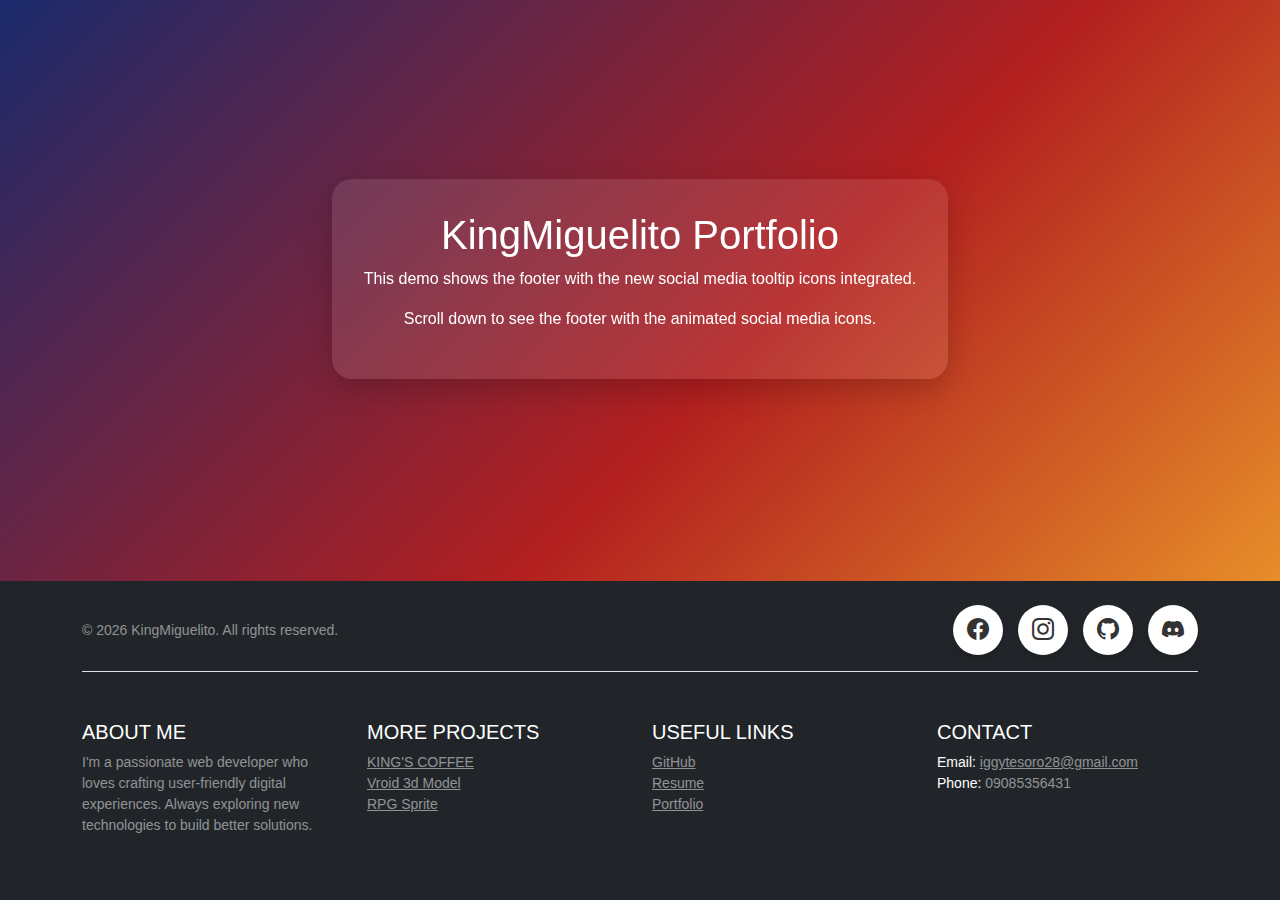
<file: social media.html>
<!DOCTYPE html>
<html lang="en">
<head>
    <meta charset="UTF-8">
    <meta name="viewport" content="width=device-width, initial-scale=1.0">
    <title>KingMiguelito - Portfolio Footer</title>
    <link rel="stylesheet" href="https://cdn.jsdelivr.net/npm/bootstrap-icons@1.10.3/font/bootstrap-icons.css">
    <link href="https://cdn.jsdelivr.net/npm/bootstrap@5.3.0/dist/css/bootstrap.min.css" rel="stylesheet">
    <style>
        * {
            margin: 0;
            padding: 0;
            box-sizing: border-box;
            font-family: 'Segoe UI', Tahoma, Geneva, Verdana, sans-serif;
        }
        
        body {
            background: linear-gradient(135deg, #1a2a6c, #b21f1f, #fdbb2d);
            min-height: 100vh;
            display: flex;
            flex-direction: column;
        }
        
        main {
            flex: 1;
            display: flex;
            justify-content: center;
            align-items: center;
            padding: 2rem;
            color: white;
        }
        
        .content {
            text-align: center;
            max-width: 800px;
            background: rgba(255, 255, 255, 0.1);
            backdrop-filter: blur(10px);
            padding: 2rem;
            border-radius: 20px;
            box-shadow: 0 10px 30px rgba(0, 0, 0, 0.2);
        }
        
        .socialmedia-icons {
            display: flex;
            gap: 15px;
        }
        
        .icon {
            display: flex;
            align-items: center;
            justify-content: center;
            flex-direction: column;
            position: relative;
            z-index: 2;
            width: 50px;
            height: 50px;
            transition: all 0.4s cubic-bezier(0.68, -0.55, 0.265, 1.55);
        }
        
        .icon a {
            display: flex;
            align-items: center;
            justify-content: center;
            width: 100%;
            height: 100%;
            border-radius: 50%;
            background: #fff;
            position: relative;
            z-index: 2;
            box-shadow: 0 5px 5px rgba(0, 0, 0, 0.1);
            transition: all 0.4s cubic-bezier(0.68, -0.55, 0.265, 1.55);
            text-decoration: none;
        }
        
        .icon a span i {
            font-size: 22px;
            color: #333;
            transition: all 0.4s cubic-bezier(0.68, -0.55, 0.265, 1.55);
        }
        
        .icon .tooltip {
            position: absolute;
            top: 0;
            padding: 6px 12px;
            border-radius: 20px;
            font-size: 14px;
            font-weight: 500;
            color: #fff;
            opacity: 0;
            pointer-events: none;
            box-shadow: 0 5px 5px rgba(0, 0, 0, 0.1);
            transition: all 0.4s cubic-bezier(0.68, -0.55, 0.265, 1.55);
            white-space: nowrap;
        }
        
        .icon:hover .tooltip {
            opacity: 1;
            pointer-events: auto;
            top: -45px;
        }
        
        .icon .tooltip:before {
            position: absolute;
            content: "";
            height: 12px;
            width: 12px;
            background: inherit;
            bottom: -5px;
            left: 50%;
            transform: translateX(-50%) rotate(45deg);
            transition: all 0.4s cubic-bezier(0.68, -0.55, 0.265, 1.55);
        }
        
        /* Facebook */
        .facebook:hover a,
        .facebook:hover a span i,
        .facebook .tooltip,
        .facebook .tooltip:before {
            background: #1877F2;
            color: #fff;
        }
        
        /* Instagram */
        .instagram:hover a,
        .instagram:hover a span i,
        .instagram .tooltip,
        .instagram .tooltip:before {
            background: #E4405F;
            color: #fff;
        }
        
        /* GitHub */
        .github:hover a,
        .github:hover a span i,
        .github .tooltip,
        .github .tooltip:before {
            background: #4078C0;
            color: #fff;
        }
        
        /* Discord */
        .discord:hover a,
        .discord:hover a span i,
        .discord .tooltip,
        .discord .tooltip:before {
            background: #5865F2;
            color: #fff;
        }
        
        @media (max-width: 768px) {
            .socialmedia-icons {
                justify-content: center;
                width: 100%;
                margin-top: 1rem;
            }
            
            .d-flex.flex-column.flex-md-row {
                align-items: center;
            }
        }
    </style>
</head>
<body>
    <main>
        <div class="content">
            <h1>KingMiguelito Portfolio</h1>
            <p>This demo shows the footer with the new social media tooltip icons integrated.</p>
            <p>Scroll down to see the footer with the animated social media icons.</p>
        </div>
    </main>

    <footer class="bg-dark text-white-50 pt-4 mt-4">
        <!-- Top bar -->
        <div class="container">
            <div class="d-flex flex-column flex-md-row justify-content-between align-items-center border-bottom pb-3">
                <div class="small mb-2 mb-md-0">
                    © <span id="year">2023</span> KingMiguelito. All rights reserved.
                </div>
                <div class="socialmedia-icons">
                    <div class="icon facebook">
                        <div class="tooltip">Facebook</div>
                        <a href="https://www.facebook.com/goltebetLog" target="_blank">
                            <span><i class="bi bi-facebook"></i></span>
                        </a>
                    </div>
                    
                    <div class="icon instagram">
                        <div class="tooltip">Instagram</div>
                        <a href="https://www.instagram.com/lule1m/" target="_blank">
                            <span><i class="bi bi-instagram"></i></span>
                        </a>
                    </div>
                    
                    <div class="icon github">
                        <div class="tooltip">GitHub</div>
                        <a href="https://github.com/KingMiguelito-golteb" target="_blank">
                            <span><i class="bi bi-github"></i></span>
                        </a>
                    </div>
                    
                    <div class="icon discord">
                        <div class="tooltip">Discord</div>
                        <a href="https://discord.com/users/64417" target="_blank">
                            <span><i class="bi bi-discord"></i></span>
                        </a>
                    </div>
                </div>
            </div>
        </div>
        
        <!-- Bottom footer -->
        <div class="container text-center text-md-start py-5">
            <div class="row gy-4">
                <div class="col-md-3">
                    <h5 class="text-white">ABOUT ME</h5>
                    <p class="small">I'm a passionate web developer who loves crafting user-friendly digital experiences. Always exploring new technologies to build better solutions.</p>
                </div>
                <div class="col-md-3">
                    <h5 class="text-white">MORE PROJECTS</h5>
                    <ul class="list-unstyled small" style="color: white;">
                        <li><a href="https://www.figma.com/design/9yvGnFVvjYzDTeBnBESXYQ/asd?node-id=0-1&p=f" target="_blank" class="text-white-50">KING'S COFFEE</a></li>
                        <li><a href="OnlineCertificates/Vroid.png" class="text-white-50">Vroid 3d Model</a></li>
                        <li><a href="OnlineCertificates/RPG Sprite.png" class="text-white-50">RPG Sprite</a></li>
                    </ul>
                </div>
                <div class="col-md-3">
                    <h5 class="text-white">USEFUL LINKS</h5>
                    <ul class="list-unstyled small">
                        <li><a href="https://github.com/KingMiguelito-golteb" target="_blank" class="text-white-50">GitHub</a></li>
                        <li><a href="OnlineCertificates/Resume1.pdf" target="_blank" class="text-white-50">Resume</a></li>
                        <li><a href="#projects" class="text-white-50">Portfolio</a></li>
                    </ul>
                </div>
                <div class="col-md-3">
                    <h5 class="text-white">CONTACT</h5>
                    <ul class="list-unstyled small">
                        <li style="color: white;">Email: <a href="mailto:iggytesoro28@gmail.com" class="text-white-50">iggytesoro28@gmail.com</a></li>
                        <li style="color:white;">Phone: <span class="text-white-50">09085356431</span></li>
                    </ul>
                </div>
            </div>
        </div>
    </footer>

    <script>
        // Set current year for copyright
        document.getElementById('year').textContent = new Date().getFullYear();
    </script>
</body>
</html>
</file>
<file: portfolio.css>
* {
  margin: 0;
  padding: 0;
  box-sizing: border-box;
}  

  body {
        margin: 0;
          overflow-x: hidden;
      }
      .navbar {
  z-index: 1050;
  position:sticky;
  top: 0;
}
      #container {
    
        height: 100vh;
        background-color: aqua;
        position: relative;
        overflow: hidden;
      }
      .cloud {
        width: 200px;
        height: 80px;
        border-radius: 40px;
        position: absolute;
        background-color: whitesmoke;
      }
      .cloudBubble1 {
        width: 100px;
        height: 100px;
        border-radius: 50px;
        background-color: whitesmoke;
        position: absolute;
        top: -50px;
        left: 30px;
      }
      .cloudBubble2 {
        width: 60px;
        height: 60px;
        border-radius: 30px;
        background-color: whitesmoke;
        position: absolute;
        top: -30px;
        right: 30px;
      }
      #loading-text {
        position: absolute;
        top: 50%;
        left: 50%;
        transform: translate(-50%, -50%);
        font-size: 3rem;
        font-weight: bold;
        color: navy;
        z-index: 9999; 
      }
      #container.fade-out {
        opacity: 0;
        transition: opacity 1s ease-out;
        pointer-events: none;
      }

.section-block {
  min-height: 85vh; 
  padding: 50px 20px;
}

.top, .bottom {
  background-color: #ffffff; 
}

.middle {
  background-color: #f8f9fa; 
}


.sidebar {
  position: fixed;
  top: 0;
  left: -250px; 
  width: 250px;
  height: 100%;
  background-color: #f8f9fa;
  box-shadow: 3px 0 5px rgba(0,0,0,0.3);
  transition: left 0.3s ease;
  z-index: 1051; 
}

#about {
  min-height: 101vh;
}



.list-unstyled {
  color: black;
  text-decoration: none;
}

h2{
  padding-left: 15px;
  font-size: 50px;;
}

#sidebar .accordion-body ul li a {
  text-decoration: none;   
  color: black;          
  transition: opacity 0.3s ease; 
}

#sidebar .accordion-body ul li a:hover {
  opacity: 0.6; /* classic reduced opacity hover */
}


.accordion-button {
  border-radius: 15px;
  border: 4px solid black;
  box-shadow: 5px 5px 2px 1px rgba(0, 0, 0, 0.508);
}

#tebgol {
    margin-top: 20px;
  margin-bottom: 10px;
}
#intro {
  margin-top: 14px;
  font-size: 53px;
  text-shadow: 2px 4px 3px grey;
}
#introPa{
  font-size:20px;
  margin-top: 40px;
}
.bottown {

  
   width: 100%;
  max-width: 300px; 
  height: auto;
  border-radius: 15px;
  background-color: #FFF;
   padding: 3px;
  border: 4px solid black;
}
.bottown:hover {
   transition: 0.5s ease;
    background-color: black;

    color: white;
    cursor: pointer;
}
.bottown a:hover {
    color: white;
  
}
.bottown a {
  font-size: 20px;;
  color: black;
  text-decoration: none;
  padding: 30px;
 font-weight: bold;

  
}

#goldenteb {
   font-size: 20px;
  color: black;
  text-decoration: none;
  padding-left: 30px;
   font-weight: bold;
}

#goldenteb:hover {
  opacity: 0.7;
}

.bottom-button {
  margin-top: 35px;
  display: flex;
  align-items: center;
}
.parent {
      width: 90%;
    max-width: 320px;
     height: auto;       
    margin: 0 auto; 
     perspective: 1000px;
      aspect-ratio: 1 / 1;
}

.card {
    height: 100%;
    border-radius: 50px;
    cursor: pointer;
    background: linear-gradient(135deg, rgb(0, 255, 214) 0%, rgb(8, 226, 226) 100%);
    transition: all 0.4s ease-in-out;
    transform-style: preserve-3d;
}

.glass {
    position: absolute;
    inset: 8px;
    border-radius: 55px;
    border-left: 1px solid white;
    border-bottom: 1px solid white;
    transform-style: preserve-3d;
}

.content {
    padding-top: 100px;
    padding-right: 60px;
    padding-bottom: 0px;
    padding-left: 30px;
    transform: translate3d(0, 0, 26px);
}

.title {
    display: block;
    color: #008489;
    font-weight: bold;
    font-size: 20px;
}

.text {
    display: block;
    color: #00897ec3;
    font-size: 15px;
    margin-top:20px;

}

.bottom {
    display: flex;
    align-items: center;
    justify-content: space-between;
    position: absolute;
    bottom: 20px;
    left: 20px;
    right: 20px;
    padding-top: 10px;
    padding-bottom: 10px;
    padding-left: 12px;
    padding-right: 12px;
    transform-style: preserve-3d;
    transform: translate3d(0, 0, 26px); 
    background: transparent !important;
    box-shadow: none;        

}


.bottom .view-more:hover{
    transform: translate3d(0, 0, 10px);
}

.view-more-button{
    background: none;
    border: none;
    color: #00b6c3;
    font-weight: bolder;
    font-size: 12px;
}

.svg {
    fill: none;
    stroke: #00bdc3;
    stroke-width: 3px;
    max-height: 15px;
}

.social-buttons-container{
    display: flex;
    gap: 10px;
    transform-style: preserve-3d;
}

.social-button{
     background: #222;        
  color: white;           
  border-radius: 50%;     
  width: 40px;               
  height: 40px;
  display: flex;
  align-items: center;
  justify-content: center;
  transition: all 0.3s ease;
  border: none;  
}
.social-button:hover {
  background: white;         
  color: black;             
}

.logo {
    position: absolute;
    right: 0;
    top: 0;
    transform-style: preserve-3d;
}
.circle {
    display:block;
    position: absolute;
    aspect-ratio: 1;
    border-radius: 50%;
    top: 0;
    right: 0;
    background: rgba(0, 249, 203, 0.2);
   transition: all 0.5s ease-in-out;
    box-shadow: rgba(100, 100, 111, 0.2) -10px 10px 20px 0px;
   -webkit-backdrop-filter: blur(5px);
    backdrop-filter: blur(5px);
}

.circle1 {
    width: 170px;
    transform: translate3d(0, 0, 20px);
    top: 8px;
    right: 8px;

}

.circle2 {
    width: 140px;
    transition-delay: 0.4s;
    top: 10px;
    right: 10px;
    transform: translate3d(0, 0, 40px);
    -webkit-backdrop-filter: blur(1px);
    backdrop-filter: blur(1px);


}

.circle3{
    width: 110px;
    top: 17px;
    right: 17px;
    transition-delay: 0.8s;
    transform: translate3d(0, 0, 60px);
}

.circle4 {
    width: 80px;
    top: 23px;
    right: 23px;
    transition-delay: 1.2s;
    transform: translate3d(0,0, 80px);

}


.parent:hover .card {
  transform: rotate3d(1, 1, 0, 30deg);
  box-shadow: rgba(5, 71, 17, 0.3) 30px 50px 25px -40px, rgba(5, 71, 17, 0.1) 0px 25px 30px 0px;
}

.parent:hover .card .bottom .social-buttons-container .social-button {
  transform: translate3d(0, 0, 50px);
  box-shadow: rgba(5, 71, 17, 0.2) -5px 20px 10px 0px;
}

.parent:hover .card .logo .circle2 {
  transform: translate3d(0, 0, 60px);
}

.parent:hover .card .logo .circle3 {
  transform: translate3d(0, 0, 80px);
}

.parent:hover .card .logo .circle4 {
  transform: translate3d(0, 0, 100px);
}


.bottom .social-buttons-container .social-button:first-child {
  transition: transform 0.2s ease-in-out 0.4s, box-shadow 0.2s ease-in-out 0.4s;
}

.bottom .social-buttons-container .social-button:nth-child(2) {
  transition: transform 0.2s ease-in-out 0.6s, box-shadow 0.2s ease-in-out 0.6s;
}

.bottom .social-buttons-container .social-button:nth-child(3) {
  transition: transform 0.2s ease-in-out 0.8s, box-shadow 0.2s ease-in-out 0.8s;
}

.bottom .social-buttons-container .social-button .svg {
  width: 15px;
  fill: #008982;
}

.bottom .social-buttons-container .social-button:hover {
  background: black;
  cursor: pointer;
}

.bottom .social-buttons-container .social-button:hover .svg {
  fill: white;
}

.glass{
  border-top-right-radius: 100%;
  background: linear-gradient(0deg, rgba(255, 255, 255, 0.349) 0%, rgba(255, 255, 255, 0.815) 100%);
  transform: translate3d(0px, 0px, 25px);
  transition: all 0.5s ease-in-out;
}

.social-button i {

  color: #ccc;     
  transition: color 0.3s ease;
}

.social-button:hover i {
  color: #fff;      
}

/* 📱 Small phones */
@media (max-width: 576px) {
  #intro {
    font-size: 28px;
    text-align: center;
  }

  #introPa {
    font-size: 16px;
    text-align: center;
  }

  .bottown {
    width: 100%;
    max-width: 250px;
    margin: 0 auto;
  }

  #goldenteb {
    display: block;
    text-align: center;
    margin-top: 15px;
  }

  .parent {
    margin: 30px auto 0 auto; 
    width: 250px;
    height: 260px;
  }
}

/* bigger phone or tablets */
@media (min-width: 577px) and (max-width: 991px) {
  #intro {
    font-size: 38px; 
  }

  #introPa {
    font-size: 18px;
  }

  .parent {
    width: 280px;
    height: 300px;
  }
  

}

.EDUC {
  position: absolute;
  z-index:10;
  font-weight: bold;
  margin-top: 100px;
  margin-left: 30px;
}

.custom-carousel-btn {
  width: 60px;
  height: 60px;
  background-color: transparent;  
  border-radius: 50%;
  opacity: 0.9;
  transition: 0.3s;
}

.custom-carousel-btn:hover {
  opacity: 1;
  background-color: rgba(128, 128, 128, 0.274); 
}

.custom-prev-icon,
.custom-next-icon {
  filter: invert(1) sepia(1) saturate(10000%) hue-rotate(0deg); 
}

.education {
  height: 100vh;
   position: relative;
    overflow: visible !important;
}

.carousel-caption {
  background: rgba(0, 0, 0, 0.5); 
  border-radius: 10px;
  padding: 15px;
}

.carousel-control-prev,
.carousel-control-next {
  top: 50%;
  transform: translateY(-50%);
  bottom: auto; 
}

.custom-carousel-btn {
  width: 60px;
  height: 60px;
  background-color: transparent;
  border-radius: 50%;
  opacity: 0.9;
  transition: 0.3s;
}

.custom-carousel-btn:hover {
  opacity: 1;
  background-color: rgba(128, 128, 128, 0.429);
}

.custom-caption {
  position: absolute;
  top: 35%;        
  right: 5%;     
  transform: translateY(-50%); 
  max-width: 35%; 
  color: white;
  text-align: right;
  text-shadow: 2px 2px 6px rgba(0,0,0,0.7);
  background: rgba(0, 0, 0, 0.5); 
  padding: 15px 20px;
  border-radius: 10px;
}

.custom-caption1 {
  position: absolute;
  top: 35%;        
  right: 5%;     
  transform: translateY(-50%); 
  max-width: 35%; 
  color: white;
  text-align: right;
  text-shadow: 2px 2px 6px rgba(0,0,0,0.7);
  background: rgba(0, 0, 0, 0.5); 
  padding: 15px 20px;
  border-radius: 10px;
} 

/* Mobile-only adjustments */
@media (max-width: 768px) {
  .custom-caption,
  .custom-caption1 {
    position: absolute;
    top: 50%;
    left: 50%;
    right: auto;
    transform: translate(-50%, -50%);
    width: 85%;
    max-width: none;
    text-align: center;
    padding: 20px;
  }
  
  .custom-caption h2,
  .custom-caption1 h2 {
    font-size: 1.8rem;
    text-align: center;
  }
  
  .custom-caption p,
  .custom-caption1 p {
    font-size: 1rem;
    text-align: left;
    line-height: 1.5;
    margin-top: 15px;
  }

  .carousel-inner, .carousel-item {
    overflow: visible !important;
}
  /* Adjust education title for mobile */
  .EDUC {
    margin-top: 60px;
    margin-left: 20px;
    font-size: 1.8rem;
  }
  
 
  .custom-carousel-btn {
    width: 50px;
    height: 50px;
  }
}

/* For very small screens */
@media (max-width: 576px) {
  .custom-caption,
  .custom-caption1 {
    width: 90%;
    padding: 15px;
  }
  
  .custom-caption h2,
  .custom-caption1 h2 {
    font-size: 1.5rem;
  }
  
  .custom-caption p,
  .custom-caption1 p {
    font-size: 0.9rem;
    margin-top: 10px;
  }
  
  .EDUC {
    margin-top: 40px;
    margin-left: 15px;
    font-size: 1.5rem;
  }
  
  .custom-carousel-btn {
    width: 40px;
    height: 40px;
  }
}

/* Tablet adjustments if needed */
@media (min-width: 769px) and (max-width: 991px) {
  .custom-caption,
  .custom-caption1 {
    max-width: 45%;
  }
  
  .custom-caption h2,
  .custom-caption1 h2 {
    font-size: 1.8rem;
  }
  
  .custom-caption p,
  .custom-caption1 p {
    font-size: 1rem;
  }
}
.threeGolteb {
  display: flex;
  align-items: center;
  justify-content: center;
  flex-wrap: wrap; 
  gap: 20px; /* Default gap for desktop/tablet */
  padding: 0 15px;
  margin-bottom: 25px;
}
@media (max-width: 767px) {
  .threeGolteb {
  flex-direction: row;       /* keep row flex */
    flex-wrap: wrap;           /* allow wrapping */
    justify-content: center;   /* center them */
  }
    .proj-Container
    {
        flex: 1 1 100%;      
    max-width: 140px;
    width: 100%;
      width: 180px; 
    }
  .cert-Container,
  .techstack-Container {
   flex: 1 1 50%;      
    max-width: 140px;   
     width: 180px; 
  }
    .cert-Container {
    order: 2;
  }
  .techstack-Container {
    order: 3;
  }
}
@media (min-width: 768px) and (max-width: 1199px) {
  .threeGolteb {
    gap: 40px; /* balanced spacing for tablets */
  }

  .proj-Container,
  .cert-Container,
  .techstack-Container {
    width: 150px; /* keep consistent size */
  }
}
#projects {
  height: auto; 
  min-height: unset;
  padding: 40px 20px;
}

/* ===== Containers (Projects, Certs, Techstack) ===== */
.proj-Container,
.cert-Container,
.techstack-Container {
  text-align: center; 
  align-items: center;
  justify-content: center;
  box-shadow: 12px 12px 3px 1px rgba(0, 0, 0, 0.564);
  border: 4px solid black;
  padding: 14px;
  border-radius: 15px;
  transition: transform 0.3s ease;
  cursor: pointer;
    width: 180px;   
  flex: 0 0 auto; 
}

@media (min-width: 1600px) {
  .threeGolteb {
    gap: 80px; 
  }
}

.proj-Container i,
.cert-Container i,
.techstack-Container i {
    font-size: 40px;
  color: black;
  display: block; 
  margin: 0 auto 10px auto; 
  font-weight: bold;
}



.proj-Container:hover,
.cert-Container:hover,
.techstack-Container:hover {
  transform: scale(1.02);
  color: white;
  background-color: black;
}

.proj-Container:hover i,
.cert-Container:hover i,
.techstack-Container:hover i {
  color: white;
}

/* ===== Project Contents Wrapper ===== */
.projectContents {
  width: 100%;
  background-color: grey;
  display: flex;
  flex-wrap: wrap;  
  justify-content: center;
  gap: 20px; 
  padding: 30px 15px;
  border-radius: 15px;
  color: white;
}
@media (max-width: 1199px) {
  .projectContents {
    max-height: 70vh;  
   
    overflow-y: auto;   

  }

 
}
.projectContents > div {
  flex: 1 1 100%;  
  box-sizing: border-box;
  padding: 15px;
  background-color: black;
  opacity: 0.7;
  border-radius: 15px;
  height: auto;   
  transition: transform 0.3s ease;
}

/* ===== Shared Style for Project Cards ===== */
.Netflix-Replica, 
.insta {
  padding: 15px;
  width: 100%;       
  max-width: 400px;  
  height: auto;     
  margin-top: 20px;
  margin-bottom: 25px;
  background-color: black;
  opacity: 0.7;
  border-radius: 15px;
  transition: transform 0.3s ease;
}

.Netflix-Replica:hover,
.insta:hover {
  transform: scale(1.07);
}

.Netflix-Replica h6,
.insta h6 {
  font-size: 15px;
}

.Netflix-Replica img,
.insta img {
  width: 100%;
  height: auto;
  border-radius: 8px;
  object-fit: cover;
}

/* Insta has fixed height image */
.insta img { height: 260px; }

/* ===== Buttons under projects ===== */
.botpart {
  display: flex;
  justify-content: space-between;
  align-items: center;
  margin-top: 10px;
}

.botpart a.demo,
.botpart a.details {
  background: white;
  color: black;
  padding: 8px 14px;
  margin-top: 30px;
  border-radius: 6px;
  text-decoration: none;
  border: none;
  cursor: pointer;
  font-size: 14px;
}

.botpart a.demo:hover {
  transform: scale(1.07);
  transition: 0.3s ease;
  box-shadow: -2px -2px 15px purple, 2px 2px 15px #00f0ff;
}

/* ===== Pages & Tabs ===== */
.pages {
  position: relative;
  width: 100%;
}

.page {
  display: none;
  animation: fadeIn 0.3s ease;
}

.page.active {
  display: block;
}

.tab-btn {
  cursor: pointer;
  padding: 10px;
  transition: transform 0.2s, background 0.2s;
  border-radius: 10px;
}

.tab-btn.active {
  background: black;
  color: white;
  transform: scale(1.05);
}

.tab-btn.active i {
  color: white;
}

@keyframes fadeIn {
  from { opacity: 0; transform: translateY(10px); }
  to { opacity: 1; transform: translateY(0); }
}


@media (min-width: 768px) {
  .Netflix-Replica,
  .insta,
  .projectContents > div {
    flex: 1 1 calc(50% - 20px); /* 2 per row */
  }
}

@media (min-width: 1200px) {
  .Netflix-Replica,
  .insta,
  .projectContents > div {
    flex: 1 1 calc(33.33% - 20px); /* 3 per row */
  }
}


.certContents{
 background-color: grey;
  display: flex;
  flex-wrap: wrap;  
  justify-content: center;
  gap: 20px;
  padding: 30px 15px;
  border-radius: 15px;
  color: white;

}
@media (max-width: 1199px) {
  .certContents {
    max-height: 70vh;  
    overflow-y: auto;
  }
}
.certContents img{
  width: 100%;
  max-width: 300px;   
  height: auto;
  border-radius: 10px;
  transition: transform 0.3s ease;

}
.certContents img:hover {
  transform: scale(1.07);
  cursor: pointer;
}

/* Tablet - 2 per row */
@media (min-width: 768px) {
  .certContents img {
    flex: 1 1 calc(50% - 20px);
  }
}

/* Desktop - 3 per row */
@media (min-width: 1200px) {
  .certContents img {
    flex: 1 1 calc(33.33% - 20px);
  }
}

/* Large screens - 4 per row */
@media (min-width: 1600px) {
  .certContents img {
    flex: 1 1 calc(25% - 20px);
  }
}
/* Extra large screens - 4 per row */
@media (min-width: 1400px) {
  .certContents img {
    flex: 1 1 calc(25% - 20px);
  }
}

section {
  min-height: auto;   
  
}
.first-row {
  margin: 10px;
 
}
.first-row img{
  height: auto;
  width: 308px;
  padding-left: 30px;
  padding-bottom: 15px;
  padding-top: 15px;
  transition: transform 0.3s ease;

}

.first-row img:hover {
  transform: scale(1.07);
  cursor: pointer;
}

.techContents{
  display: flex;
  flex-wrap: wrap;
  justify-content: center;
  gap: 15px;
  padding: 20px;
}
.Stack {
 flex: 1 1 calc(50% - 15px); /* 2 per row on mobile */
  max-width: 160px;
  height: 160px;
  display: flex;
  align-items: center;
  justify-content: center;
  border: 4px solid black;
  gap: 30px;
  box-shadow: 12px 12px 3px 1px rgba(0, 0, 0, 0.564);
  border-radius: 12px;
  background: white;
  overflow: hidden; /* keeps images inside box */
  
  
}

.Stack img {
     max-width: 100%;
  max-height: 100%;
  object-fit: contain;
}
@media (min-width: 768px) {
  .Stack {
    flex: 1 1 calc(33.33% - 15px);
    max-width: 180px;
    height: 180px;
  }
}

/* Desktop: 4 per row */
@media (min-width: 1200px) {
  .Stack {
    flex: 1 1 calc(25% - 15px);
    max-width: 200px;
    height: 200px;
  }
}
.Stack:hover {
  transform: scale(1.07);
  opacity: 0.7;
  cursor: pointer;
  transition: transform 0.3s ease;
}



.reveal {
  opacity: 0;
  transform: translateY(30px);
  transition: all 0.8s ease;
}

.reveal.active {
  opacity: 1;
  transform: translateY(0);
}
body.loading {
  overflow: hidden;
}


#portfolio {
  opacity: 0;
  transition: opacity 1s ease;
}


#portfolio.show {
  opacity: 1;
}
input#hobby1 + label.hobby-card {
  background-image: url('OnlineCertificates/hobby1.jpg');
}

input#hobby2 + label.hobby-card {
  background-image: url('OnlineCertificates/hobby2.jpg');
}

input#hobby3 + label.hobby-card {
  background-image: url('OnlineCertificates/hobby3.jpg');
}

input#hobby4 + label.hobby-card {
  background-image: url('OnlineCertificates/hobby4.jpg');
}

.hobby-card .card-body {
  position: relative;
  z-index: 1;
} 
.hobby-card {
  background-color: transparent;
    position: relative;
  flex: 0 0 140px;      
  cursor: pointer;
  border: 2px solid transparent;
  border-radius: 25px;
  width: 140px;            
  max-height: 75vh;      
  height: 75vh;  
  display: flex;
  color: white;
  flex-direction: column;
  justify-content: flex-start;
  transition: flex-grow 0.5s ease, box-shadow 0.3s ease;
    background-size: cover;
  background-position: center;
  background-repeat: no-repeat;
}
.hobby-card::before {
  content: "";
  position: absolute;
  inset: 0;
  background: rgba(0,0,0,0.3);
  border-radius: 25px;
  z-index: 0;
}

.hobby-card .card-body {
  position: relative;
  z-index: 1;
}

.hobby-card:hover {
  box-shadow: 0 4px 12px rgba(0, 0, 0, 0.15);
  opacity: 0.8;
}

input[name="hobby"]:checked + label.hobby-card {
  flex-grow: 3;        
  max-width: 600px;       
  border: 4px solid black;
background-color: transparent;
  box-shadow: 12px 12px 3px 1px rgba(0,0,0,0.564);
}
.hobby-description {
  display: none; /* hide paragraph initially */
}
input[name="hobby"]:checked + label .hobby-description {
  display: block;
}
.hobbies-accordion {
  display: flex;
  flex-wrap: nowrap;
  gap: 14px;
  overflow-x: auto;  
  justify-content: center; 
}
@media (max-width: 768px) {
  .hobbies-accordion {
    display: block; 
  }

  .hobby-card {
    width: 100% !important;
    max-width: 100%;
    flex-grow: 0;
    margin-bottom: 1rem;
  }


  .hobby-description {
    display: block !important;
  }

  input[name="hobby"]:checked + label .hobby-description {
    display: block;
    margin-top: 0.5rem;
  }
}
@media (max-width: 1024px) {
   .hobbies-accordion {
    display: block; 
  }

  .hobby-card {
    width: 100% !important; 
    max-width: 100%;
    flex-grow: 0;
    margin-bottom: 1rem;
  }

 
  .hobby-description {
    display: block !important;
  }

  input[name="hobby"]:checked + label .hobby-description {
    display: block;
    margin-top: 0.5rem;

}
}

#cloudContainer {
  position: fixed;
  inset: 0;
  background: linear-gradient(to bottom, #87ceeb, #f0f9ff);
  display: flex;
  justify-content: center;
  align-items: center;
  overflow: hidden;
  z-index: 9999;
  transition: opacity 1s ease;
}

#cloudContainer.fade-out {
  opacity: 0;
  pointer-events: none;
}


#about.active {
  display: block !important;
  opacity: 1 !important;
  visibility: visible !important;
  height: auto !important;
  min-height: 100vh !important;
}


#about.visible {
  transform: none !important;
  opacity: 1 !important;
  animation: none !important;
}

#portfolio {
  display: block !important;
  opacity: 1 !important;
  visibility: visible !important;
}


#about {
  position: relative;
  z-index: 10;
  opacity: 1 !important;
  display: block !important;
}


header.sticky-top {
    position: fixed !important;
    top: 0 !important;
    left: 0 !important;
    width: 100% !important;
    z-index: 1030 !important;
}


body, html, #portfolio, main, .section-block, .reveal {
    overflow: visible !important;
    transform: none !important;
    filter: none !important;
    perspective: none !important;
}

* {
    box-sizing: border-box;
}


body {
    padding-top: 70px !important;
}

        .socialmedia-icons {
            display: flex;
            gap: 15px;
        }
        
        .icon {
            display: flex;
            align-items: center;
            justify-content: center;
            flex-direction: column;
            position: relative;
            z-index: 2;
            width: 50px;
            height: 50px;
            transition: all 0.4s cubic-bezier(0.68, -0.55, 0.265, 1.55);
        }
        
        .icon a {
            display: flex;
            align-items: center;
            justify-content: center;
            width: 100%;
            height: 100%;
            border-radius: 50%;
            background: #fff;
            position: relative;
            z-index: 2;
            box-shadow: 0 5px 5px rgba(0, 0, 0, 0.1);
            transition: all 0.4s cubic-bezier(0.68, -0.55, 0.265, 1.55);
            text-decoration: none;
        }
        
        .icon a span i {
            font-size: 22px;
            color: #333;
            transition: all 0.4s cubic-bezier(0.68, -0.55, 0.265, 1.55);
        }
        
        .icon .tooltip {
            position: absolute;
            top: 0;
            padding: 6px 12px;
            border-radius: 20px;
            font-size: 14px;
            font-weight: 500;
            color: #fff;
            opacity: 0;
            pointer-events: none;
            box-shadow: 0 5px 5px rgba(0, 0, 0, 0.1);
            transition: all 0.4s cubic-bezier(0.68, -0.55, 0.265, 1.55);
            white-space: nowrap;
        }
        
        .icon:hover .tooltip {
            opacity: 1;
            pointer-events: auto;
            top: -45px;
        }
        
        .icon .tooltip:before {
            position: absolute;
            content: "";
            height: 12px;
            width: 12px;
            background: inherit;
            bottom: -5px;
            left: 50%;
            transform: translateX(-50%) rotate(45deg);
            transition: all 0.4s cubic-bezier(0.68, -0.55, 0.265, 1.55);
        }
        
        /* Facebook */
        .facebook:hover a,
        .facebook:hover a span i,
        .facebook .tooltip,
        .facebook .tooltip:before {
            background: #1877F2;
            color: #fff;
        }
        
     .instagram .tooltip,
.instagram .tooltip:before,
.instagram:hover a {
    background: linear-gradient(45deg, #f09433, #e6683c, #dc2743, #cc2366, #bc1888);
}
        
        /* GitHub */
        .github:hover a,
        .github:hover a span i,
        .github .tooltip,
        .github .tooltip:before {
            background: black;
            color: #fff;
        }
                /* YouTube */
        .youtube:hover a,
        .youtube:hover a span i,
        .youtube .tooltip,
        .youtube .tooltip:before {
            background: #ff0000;
            color: #fff;
        }
          /* TikTok */
        .tiktok:hover a,
        .tiktok:hover a span i,
        .tiktok .tooltip,
        .tiktok .tooltip:before {
            background: #000000;
            color: #fff;
        }

        /* Discord */
        .discord:hover a,
        .discord:hover a span i,
        .discord .tooltip,
        .discord .tooltip:before {
            background: #5865F2;
            color: #fff;
        }
        
        @media (max-width: 768px) {
            .socialmedia-icons {
                justify-content: center;
                width: 100%;
                margin-top: 1rem;
            }
            
            .d-flex.flex-column.flex-md-row {
                align-items: center;
            }
        }

#contact {
  background: url("OnlineCertificates/Knightbg3.gif") no-repeat center center;
  background-size: cover;
  background-attachment: fixed;
  color: white;
  position: relative;
  min-height: 100vh; 
  z-index: 1;
  padding: 40px 20px; 
}


.contact-wrapper {
  display: flex;
  justify-content: space-between;
  align-items: flex-start;
  max-width: 1200px;
  margin: 0 auto;
  gap: 40px;
}


.contact-text,
.contact-form {
  flex: 1;
}

/* Glass form */
.contact-form {
  background: rgba(255, 255, 255, 0.1);
  backdrop-filter: blur(10px);
  border-radius: 20px;
  padding: 30px;
  box-shadow: 0 8px 32px rgba(0, 0, 0, 0.3);
}


.summer {
  flex: 1;
  background: rgba(255, 255, 255, 0.1);
  backdrop-filter: blur(10px);
  border-radius: 20px;
  padding: 20px;
  box-shadow: 0 8px 32px rgba(0, 0, 0, 0.3);
  margin-top: 20px;
}


.connect-social {
  display: flex;
  flex-direction: column;
  gap: 15px;
  align-items: center;
  max-height: 200px;
  overflow-y: auto;
  padding: 15px;
  background-color: rgba(91, 82, 82, 0.85);
  border-radius: 20px;
}


.bcs {
  display: flex;
  align-items: center;
  gap: 10px;
  padding: 10px 15px;
  border-radius: 8px;
  background: rgb(128, 128, 128);
  flex-shrink: 0;
  transition: transform 0.3s ease;
  width: 100%;
  max-width: 200px;
}
.bcs:hover {
  transform: scale(1.04);
  cursor: pointer;
}
.bcs i {
  font-size: 1.8rem;
}
.bcs a {
  text-decoration: none;
  display: flex;
  gap: 10px;
  align-items: center;
  justify-content: center;
  width: 100%;
}
#sybau {
  color: white;
  font-size: 1rem;
  margin: 0;
}


@media (max-width: 992px) {
  .contact-wrapper {
    flex-direction: column;
    gap: 30px;
    align-items: center;
    text-align: center;
  }

  .contact-form, 
  .contact-text, 
  .summer {
    width: 100%;
    max-width: 600px;
  }
}
@media (max-width: 768px) {
  .connect-social {
    flex-direction: row;    
    overflow-x: auto;     
    overflow-y: hidden;
    max-height: none;        
    gap: 15px;
    justify-content: flex-start;
  }

  .bcs {
    flex-direction: column; 
    min-width: 100px;      
  }
}

@media (max-width: 576px) {
  .contact-text h2 {
    font-size: 28px;
  }
  .contact-text p {
    font-size: 16px;
  }
  .bcs {
    max-width: 100%;
    justify-content: center;
  }
  .bcs i {
    font-size: 1.5rem;
  }
  #sybau {
    font-size: 0.9rem;
  }
}
.contact-form .form-control {
  background: rgba(255, 255, 255, 0.2);
  border: none;
  color: white;
}
.contact-form .form-control::placeholder {
  color: #ddd;
}

.contact-form textarea {
  height: 150px;
  resize: vertical;
}

@media (max-width: 768px) {
  .contact-form textarea {
    height: 120px; 
  }
}
.about-me {
  max-width: 360px; 
  margin: 0 auto;  
}

@media (min-width: 992px) {
  .about-me {
    max-width: none;  
    margin: 0;
  }
}
</file>
<file: calcu.css>
/* Write CSS code here */
body {
    display: flex;
    justify-content: center;
    align-items: center;
    height: 100vh;
    background: lightblue;
    font-family: Arial, Helvetica, sans-serif;
}

.calculator {
    border-radius: 10px;
    overflow: hidden;
    box-shadow:  0 0 10px rgba(0, 0, 0, 0.1);
}

#display {
    padding: 20px;
    font-size: 30px;
    border: none;
    text-align: right;
    background: #fff;
    color: black;
}

.buttons {
   display: grid;
   grid-template-columns: repeat(4, 1fr);

}

.btn {
    padding: 20px;
    font-size: 20px;
    border: 1px solid black;
    background: lightgray;
    color: black;
    cursor: pointer;
}

.equal {
    grid-column: span 3;
    background: red;

}

btn:hover{
    opacity: 0.8;
}
</file>
<file: cloud1.css>
body {
    margin: 0px;
}

#container {
    height: 100vh;
    background-color: aqua;
    position: relative;
    overflow: hidden;
}

.cloud {
    width: 200px;
    height: 80px;
    border-radius: 40px;
    position: absolute;
    background-color: whitesmoke;
}

.cloudBubble1 {
    width: 100px;
    height: 100px;
    border-radius: 50px;
    background-color: whitesmoke;
    position: absolute;
    top: -50px;
    left: 30px;
}

.cloudBubble2 {
    width: 60px;
    height: 60px;
    border-radius: 30px;
    background-color: whitesmoke;
    position: absolute;
    top: -30px;
    right: 30px;
}
</file>
